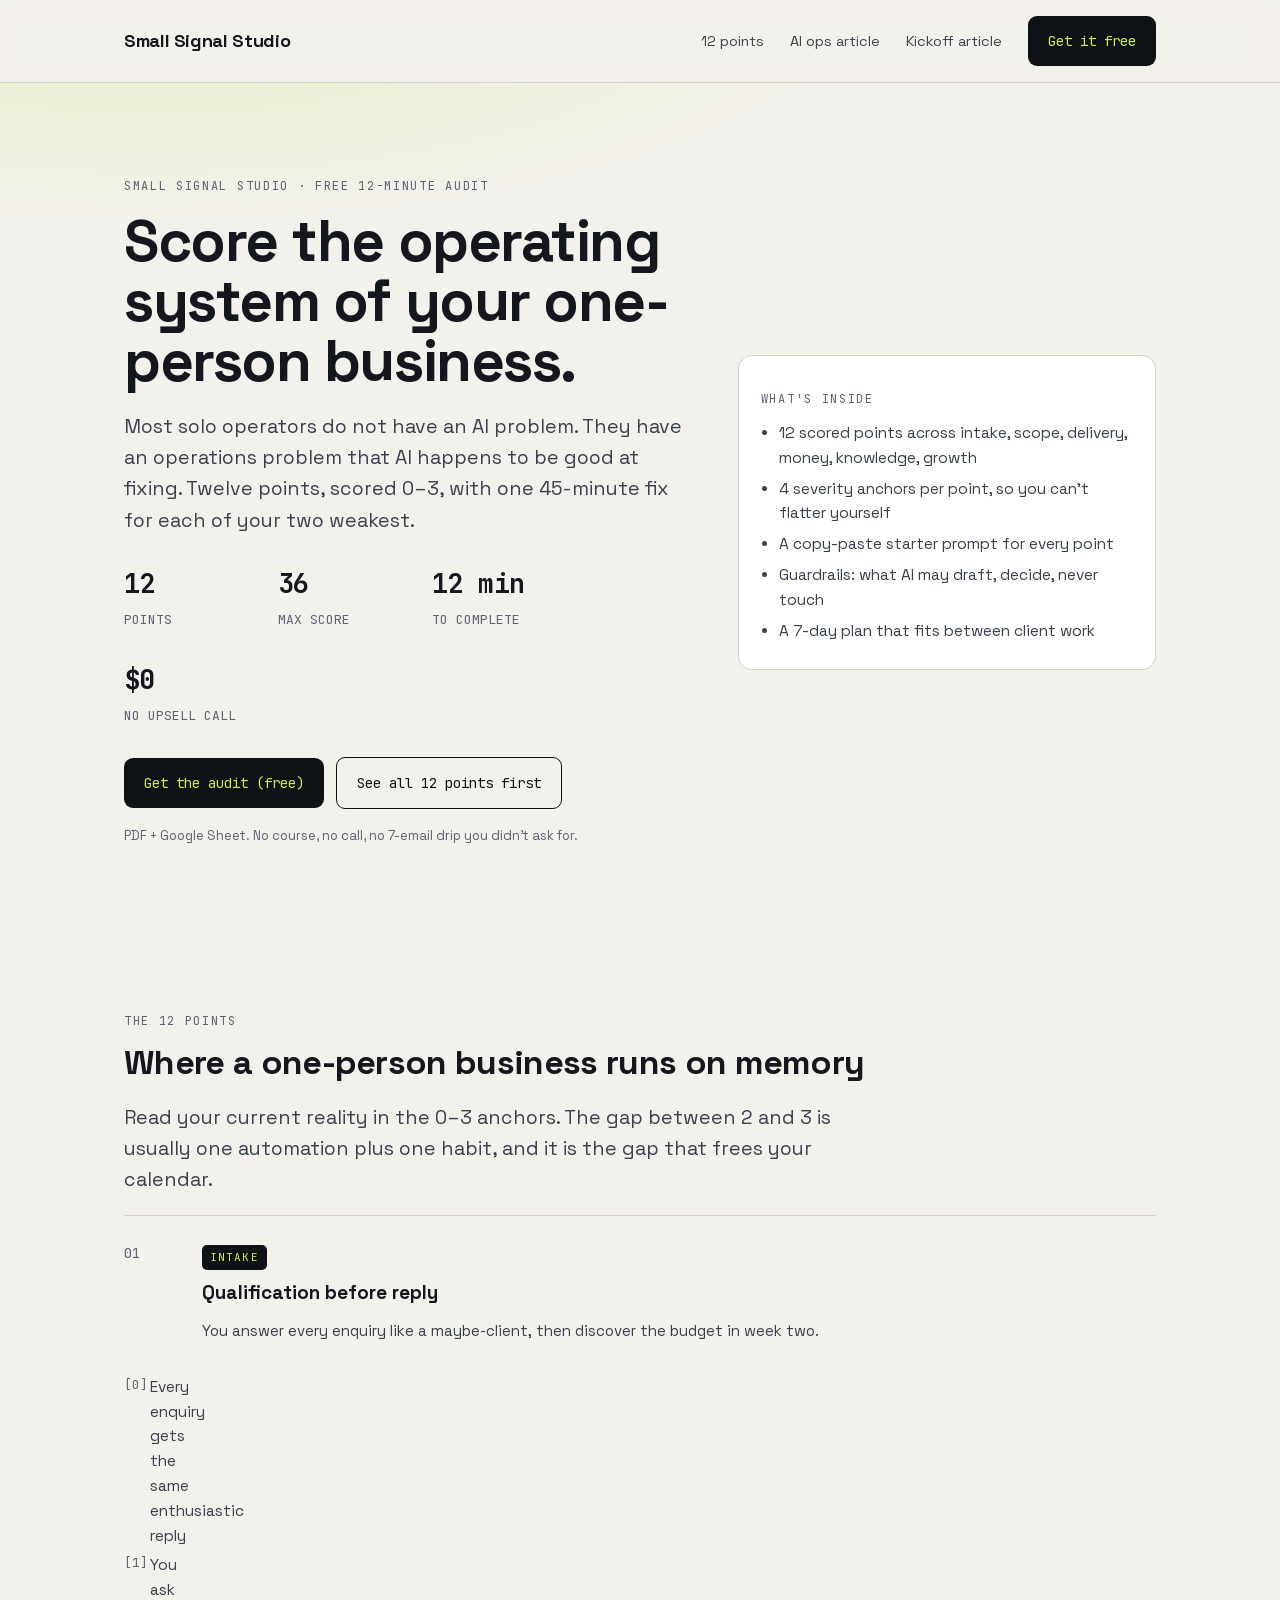
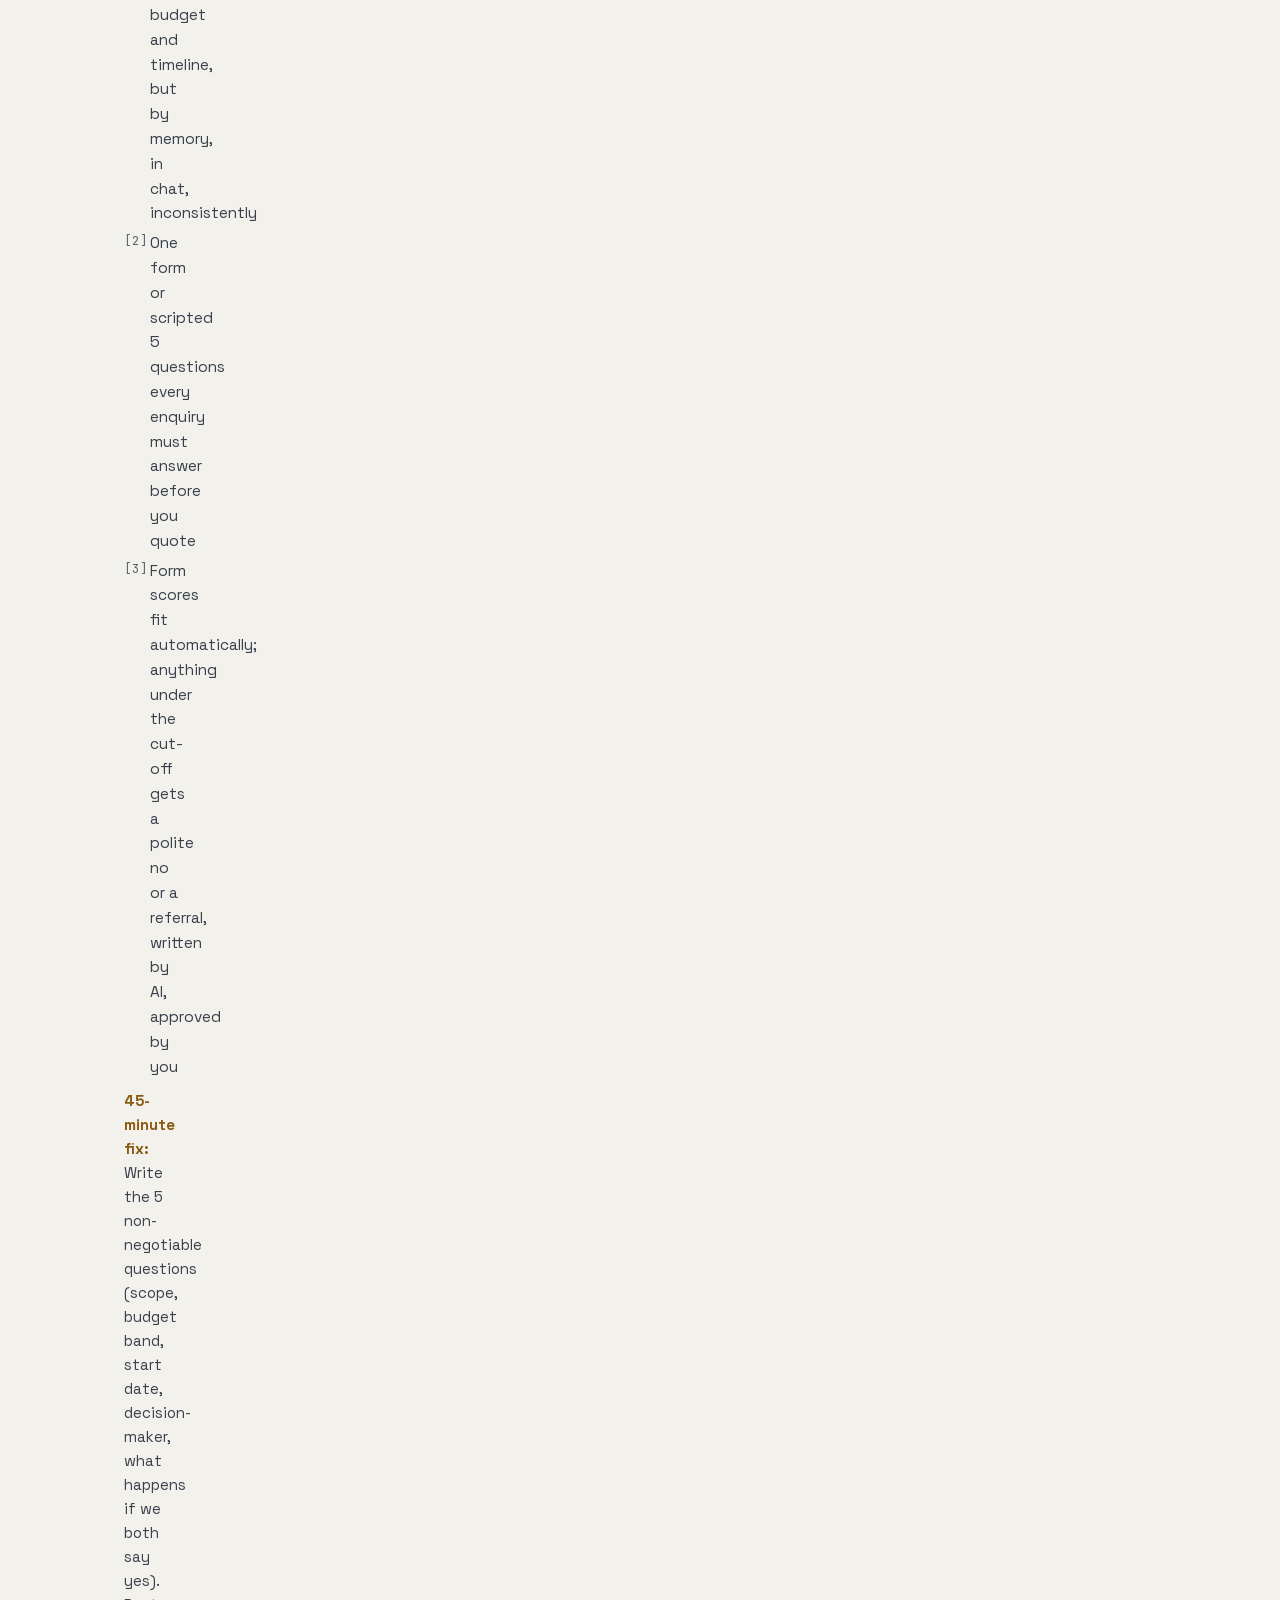
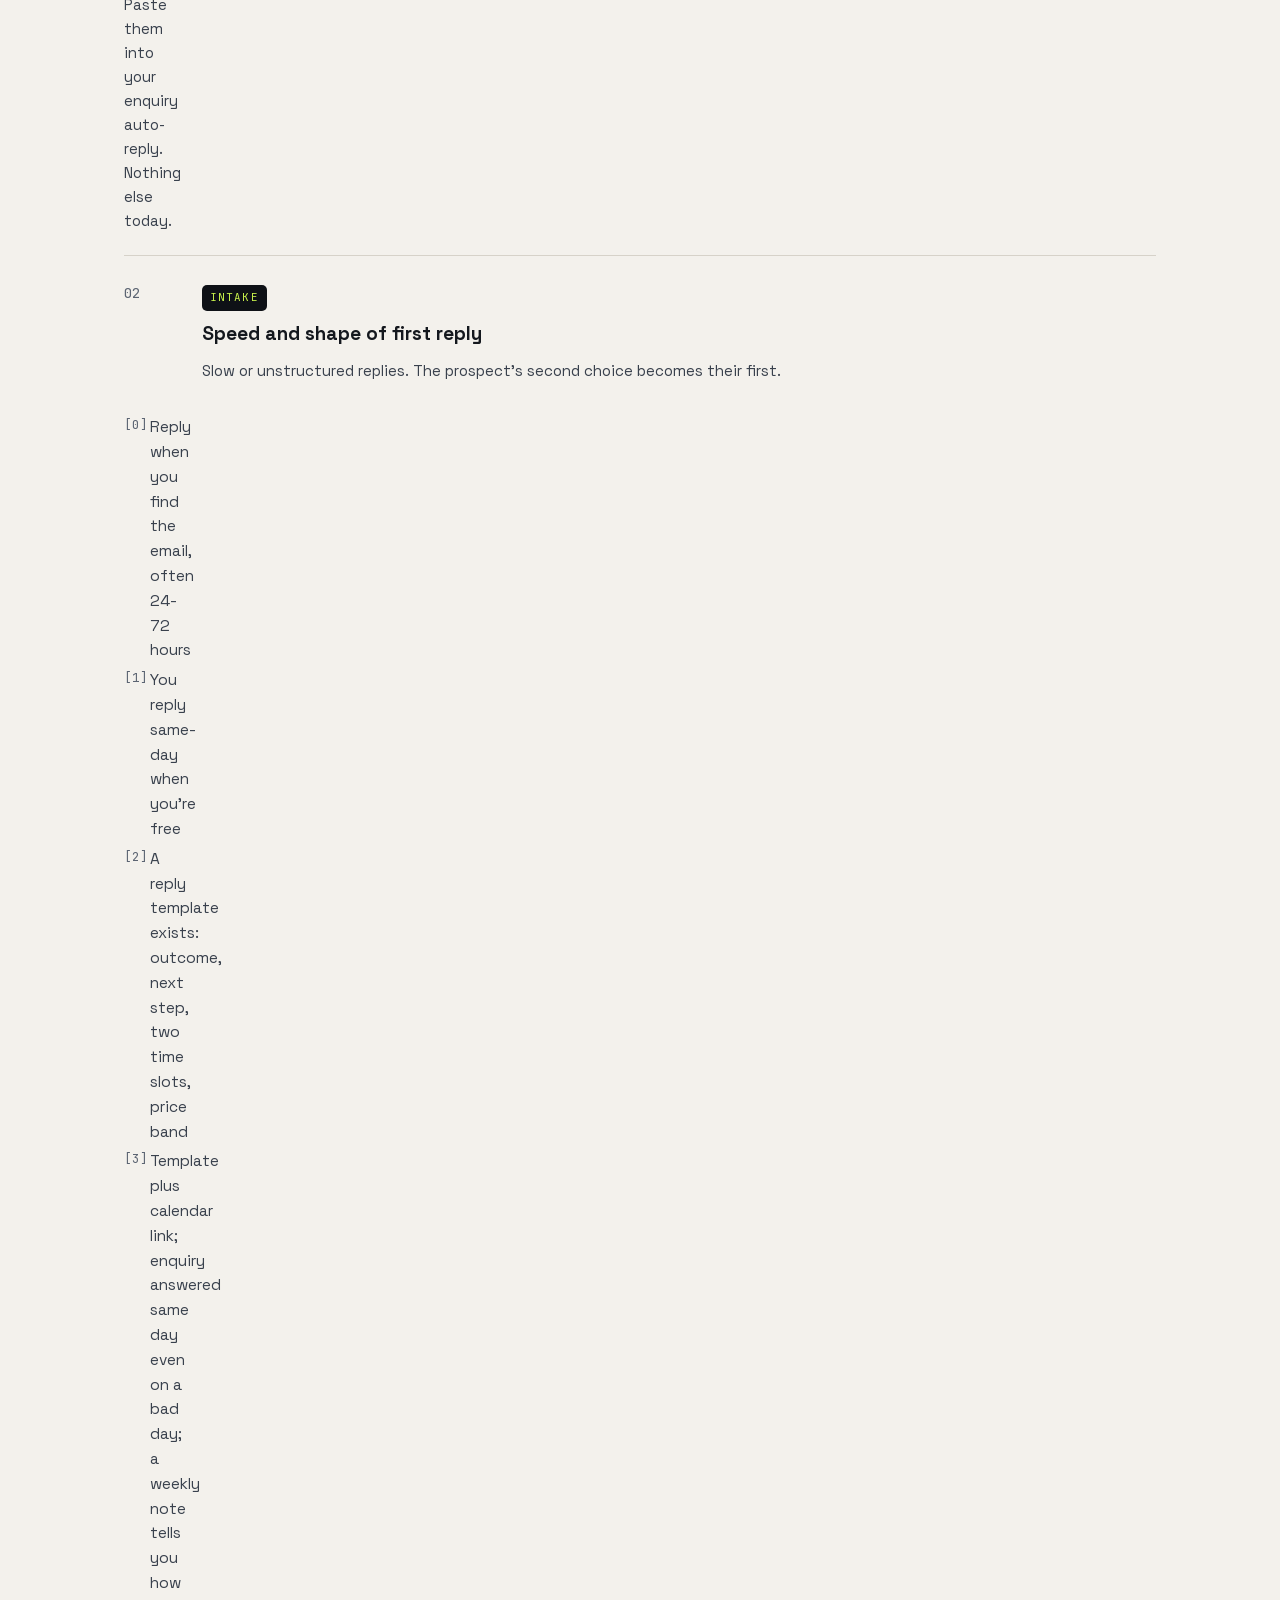
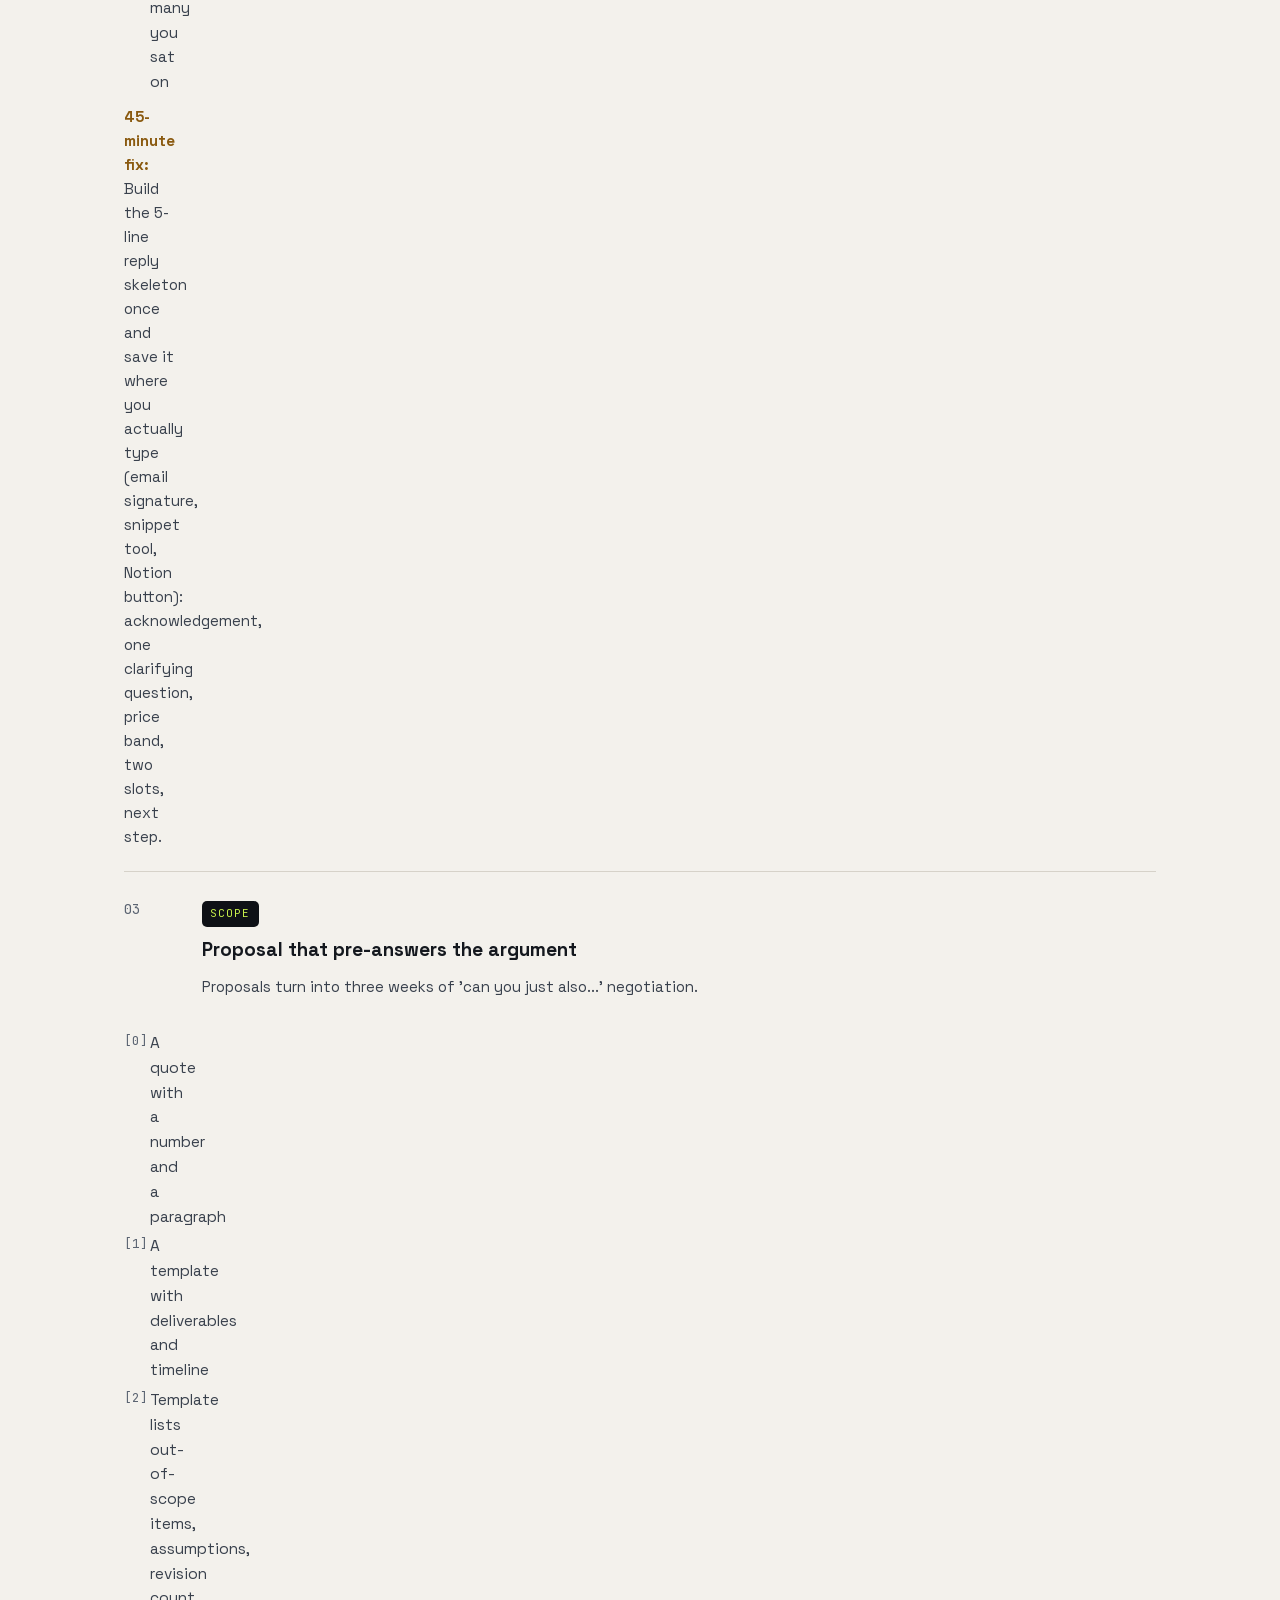
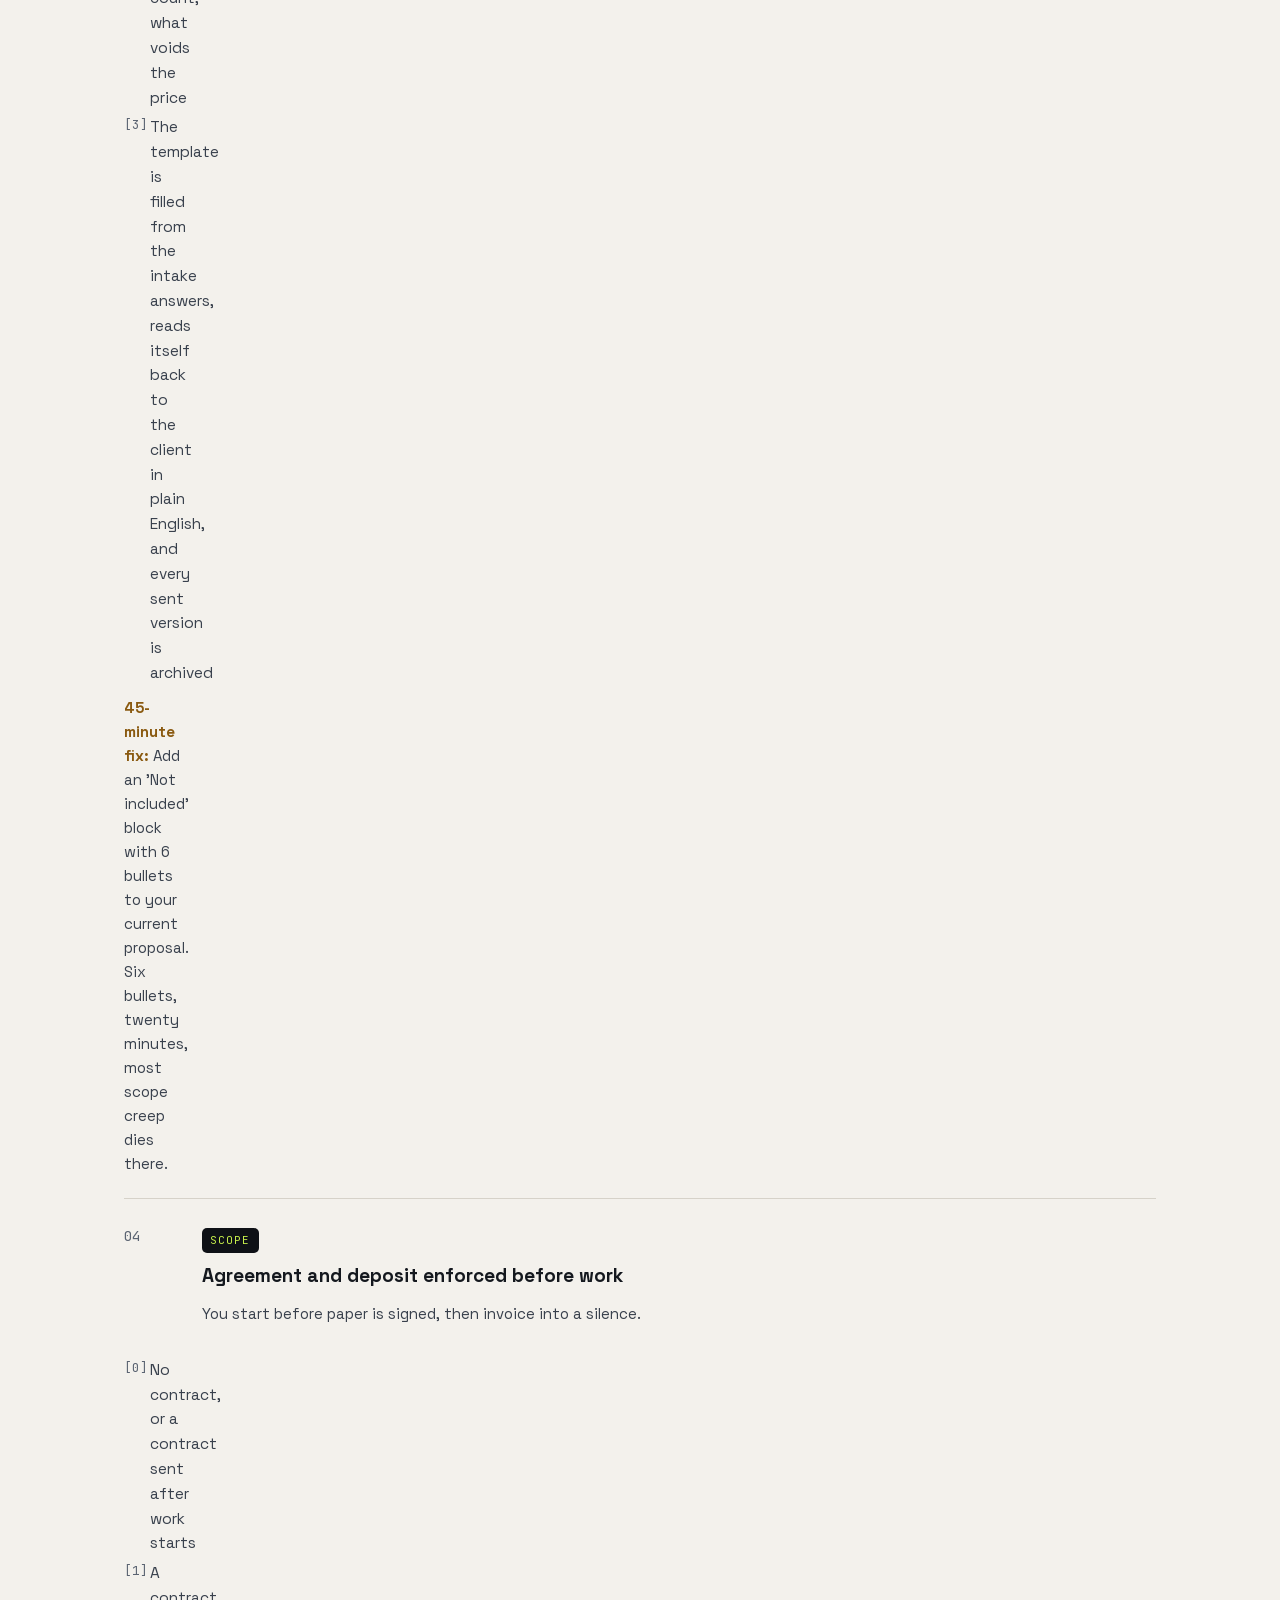
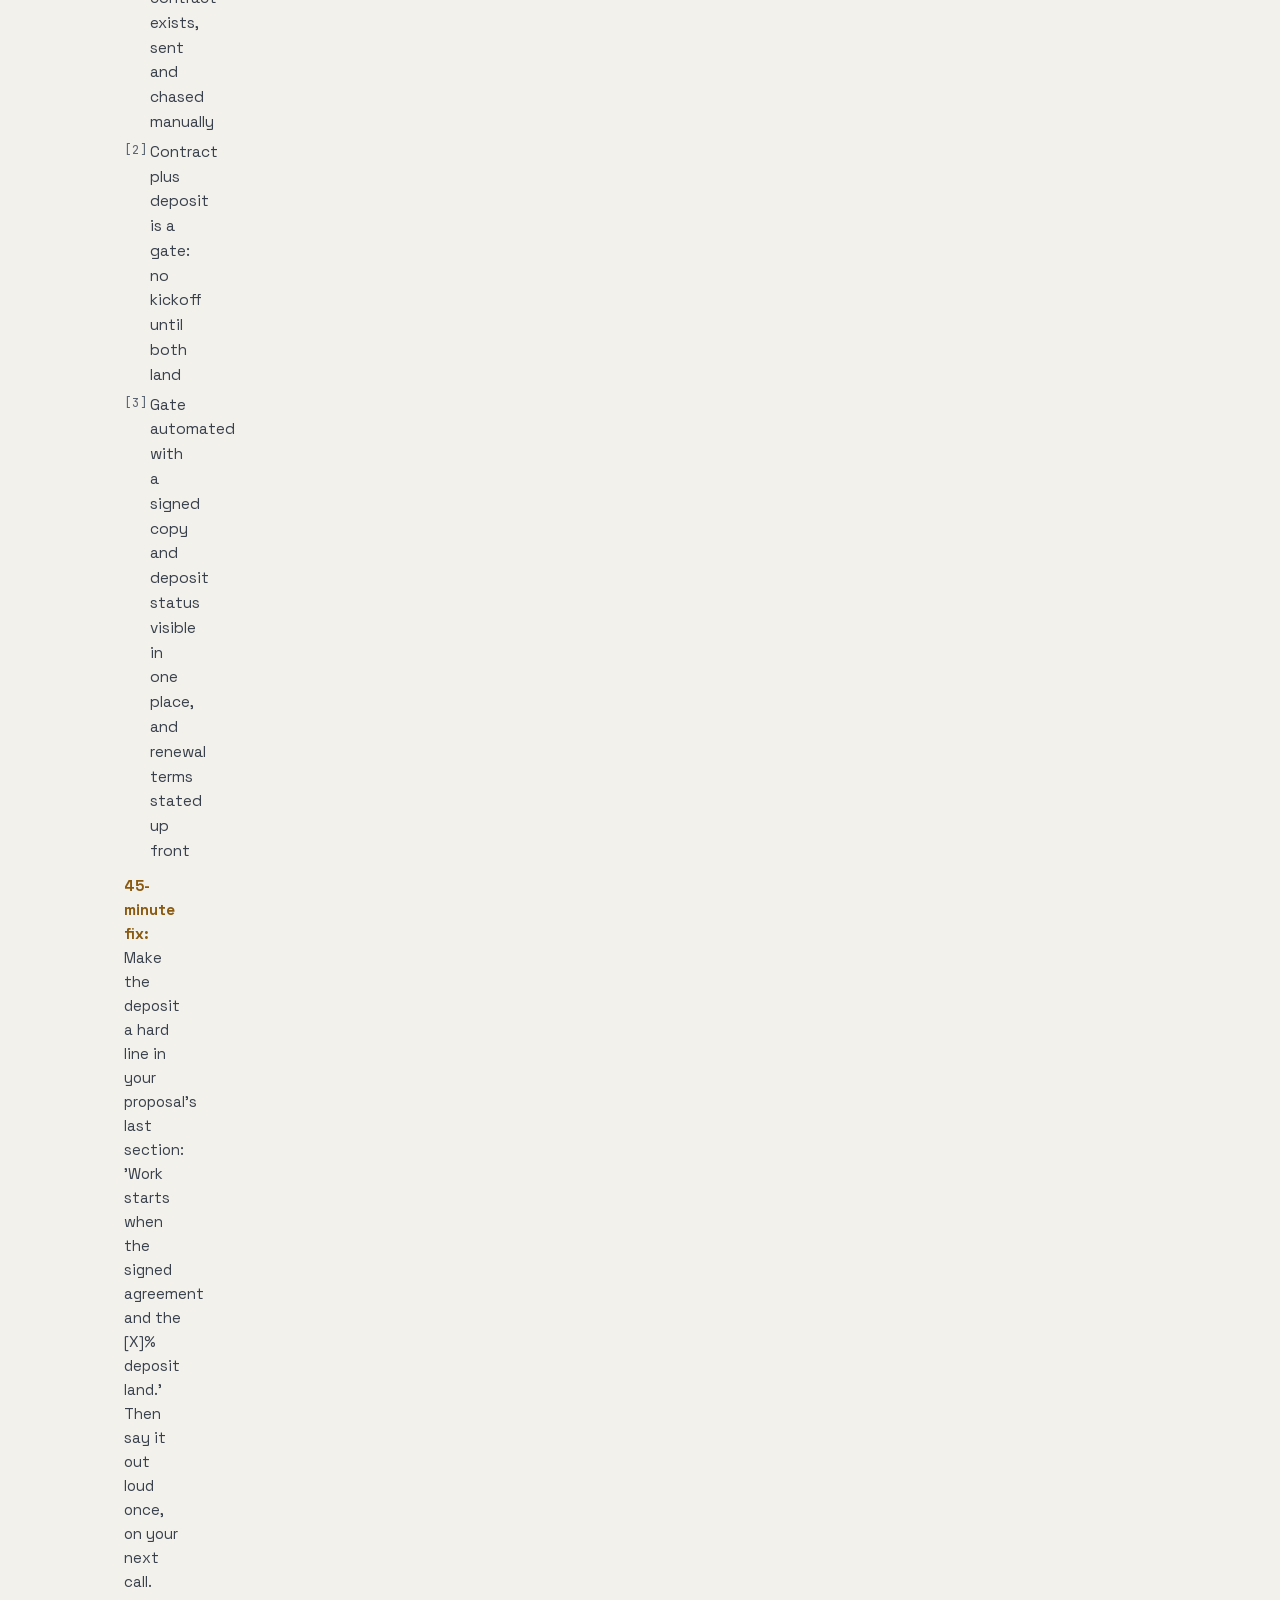
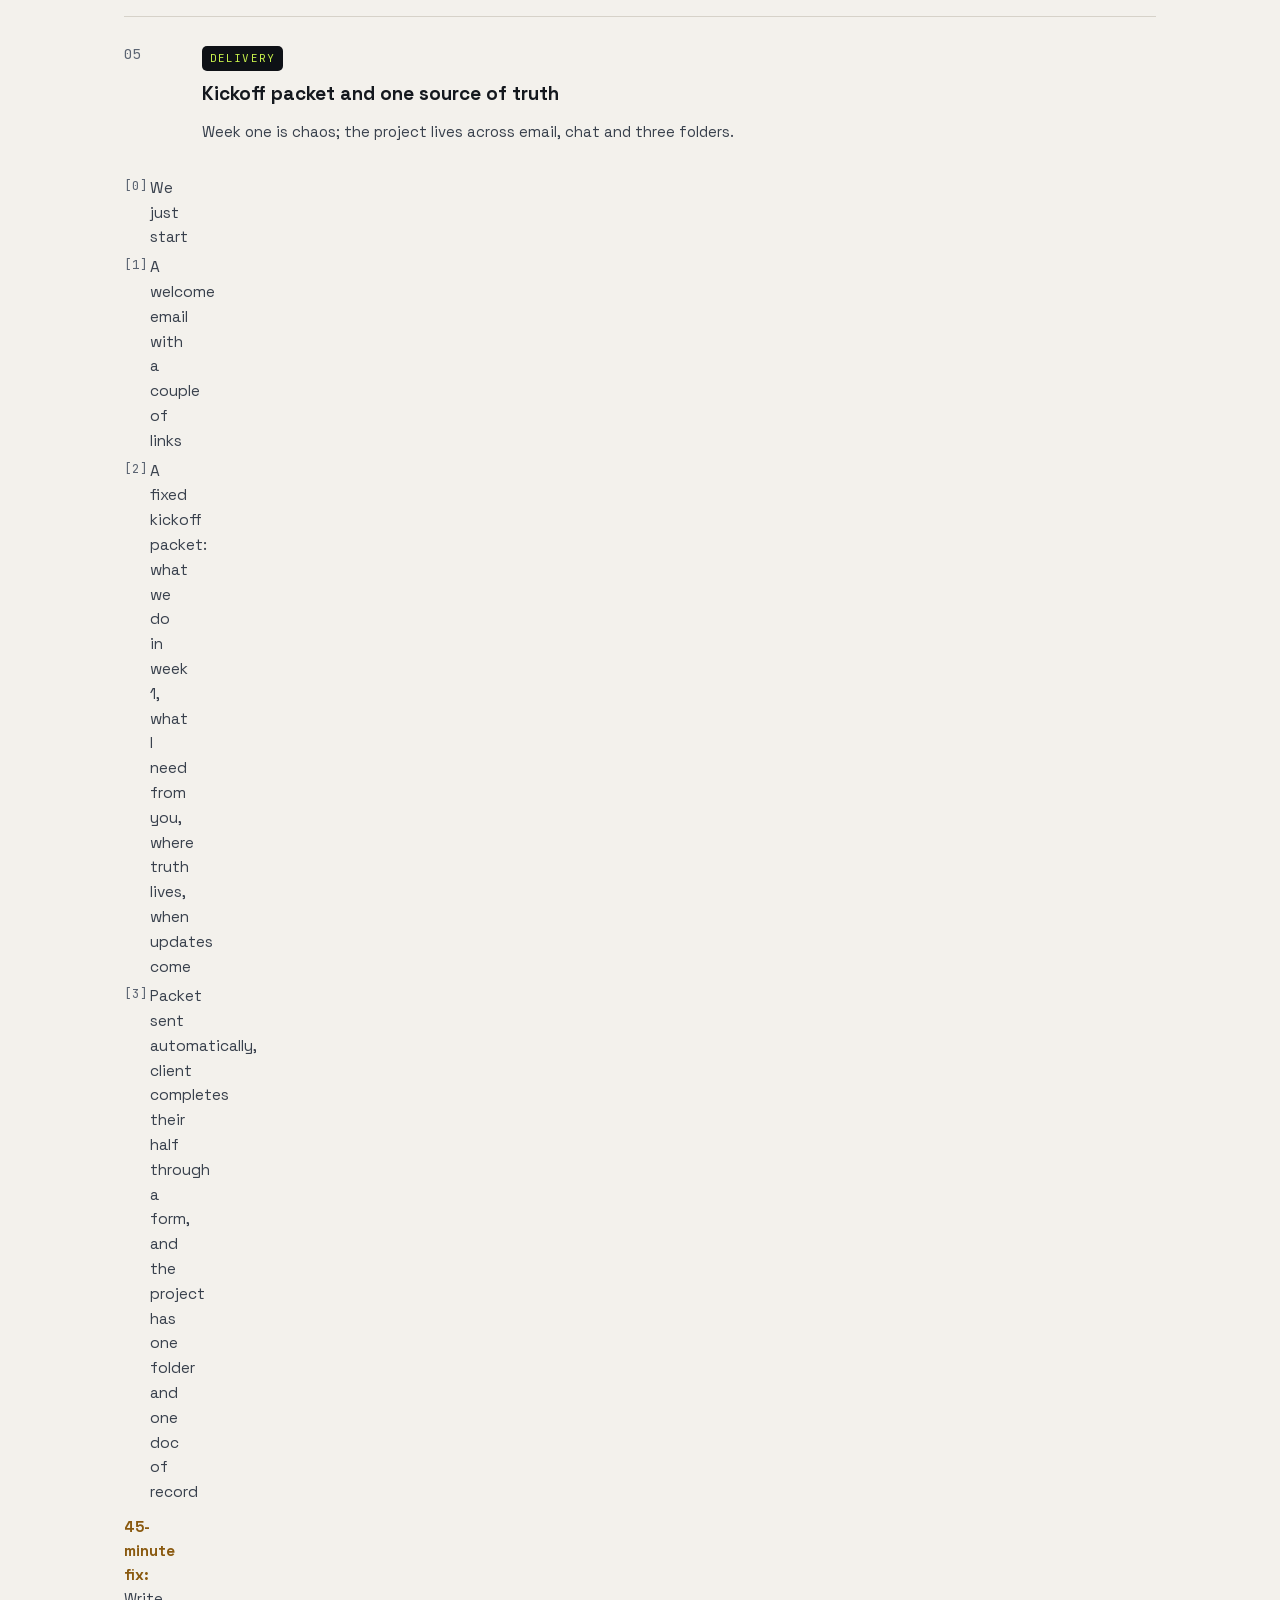
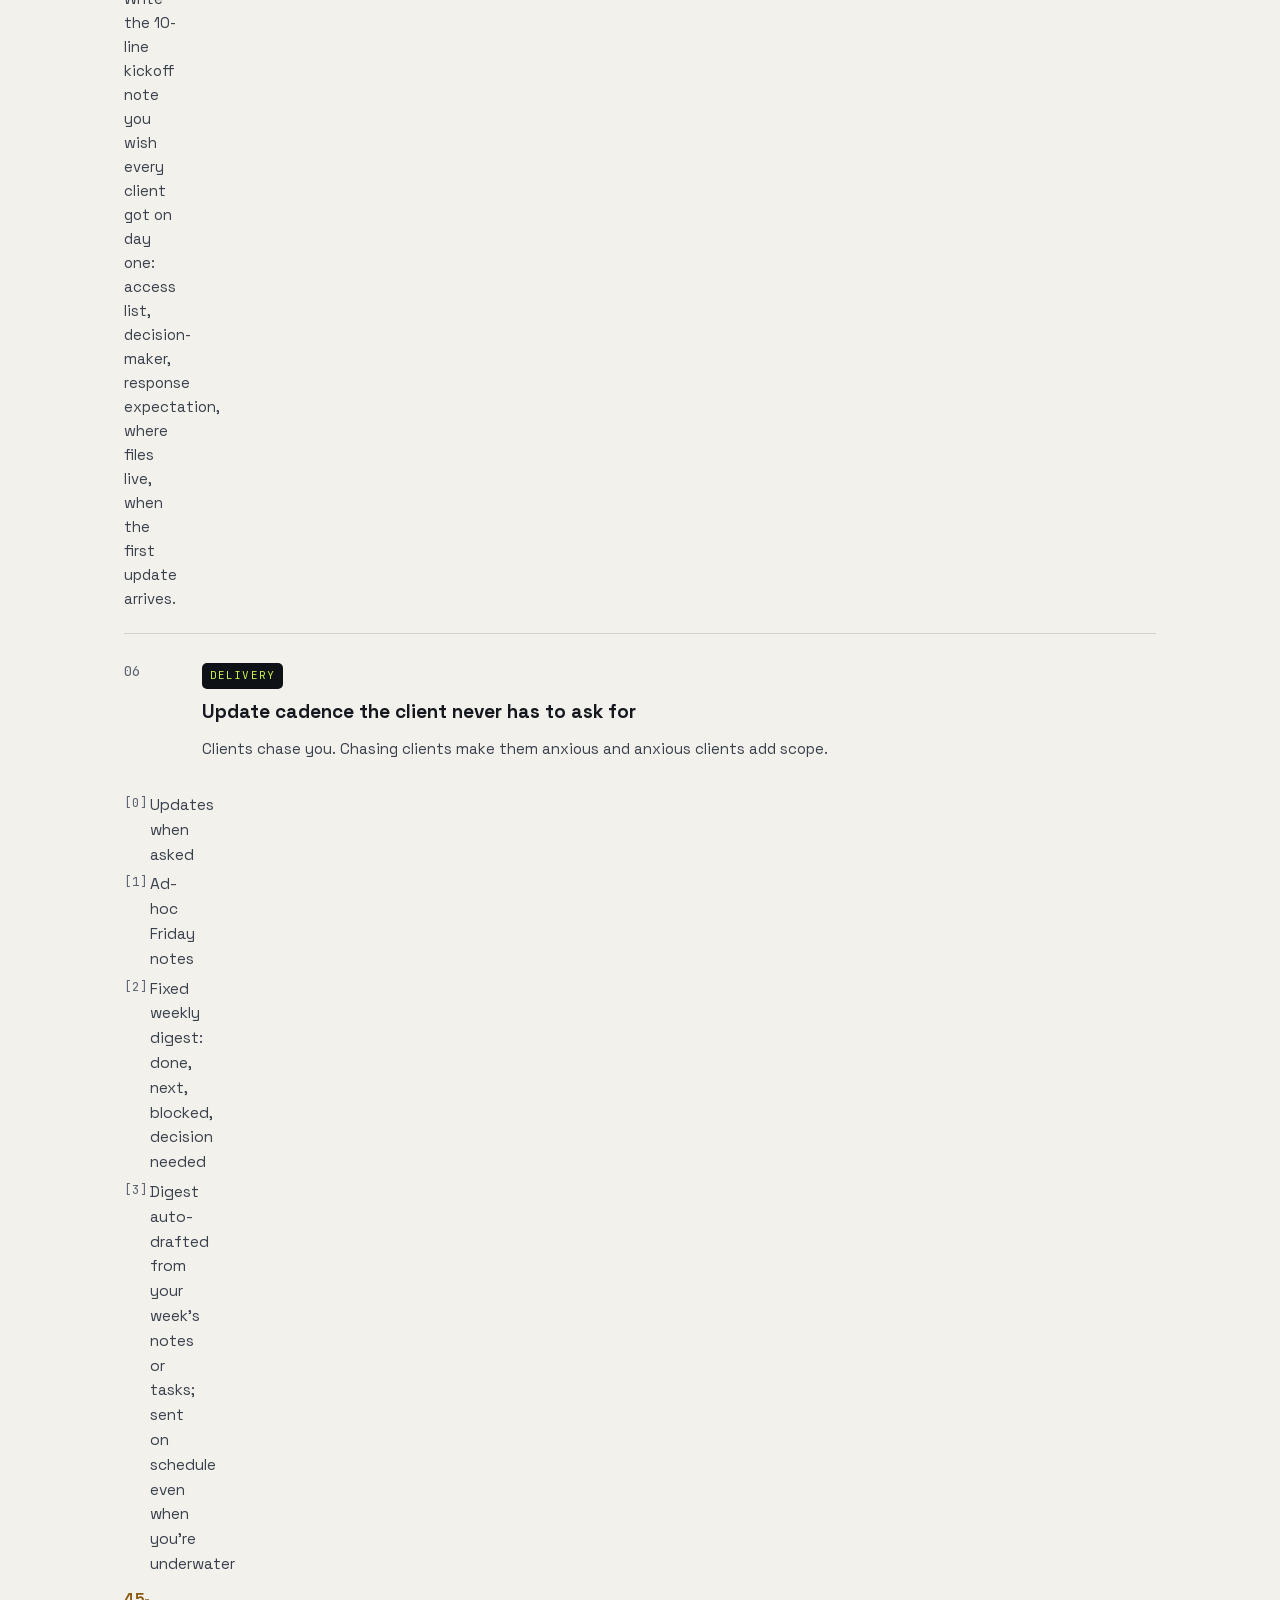
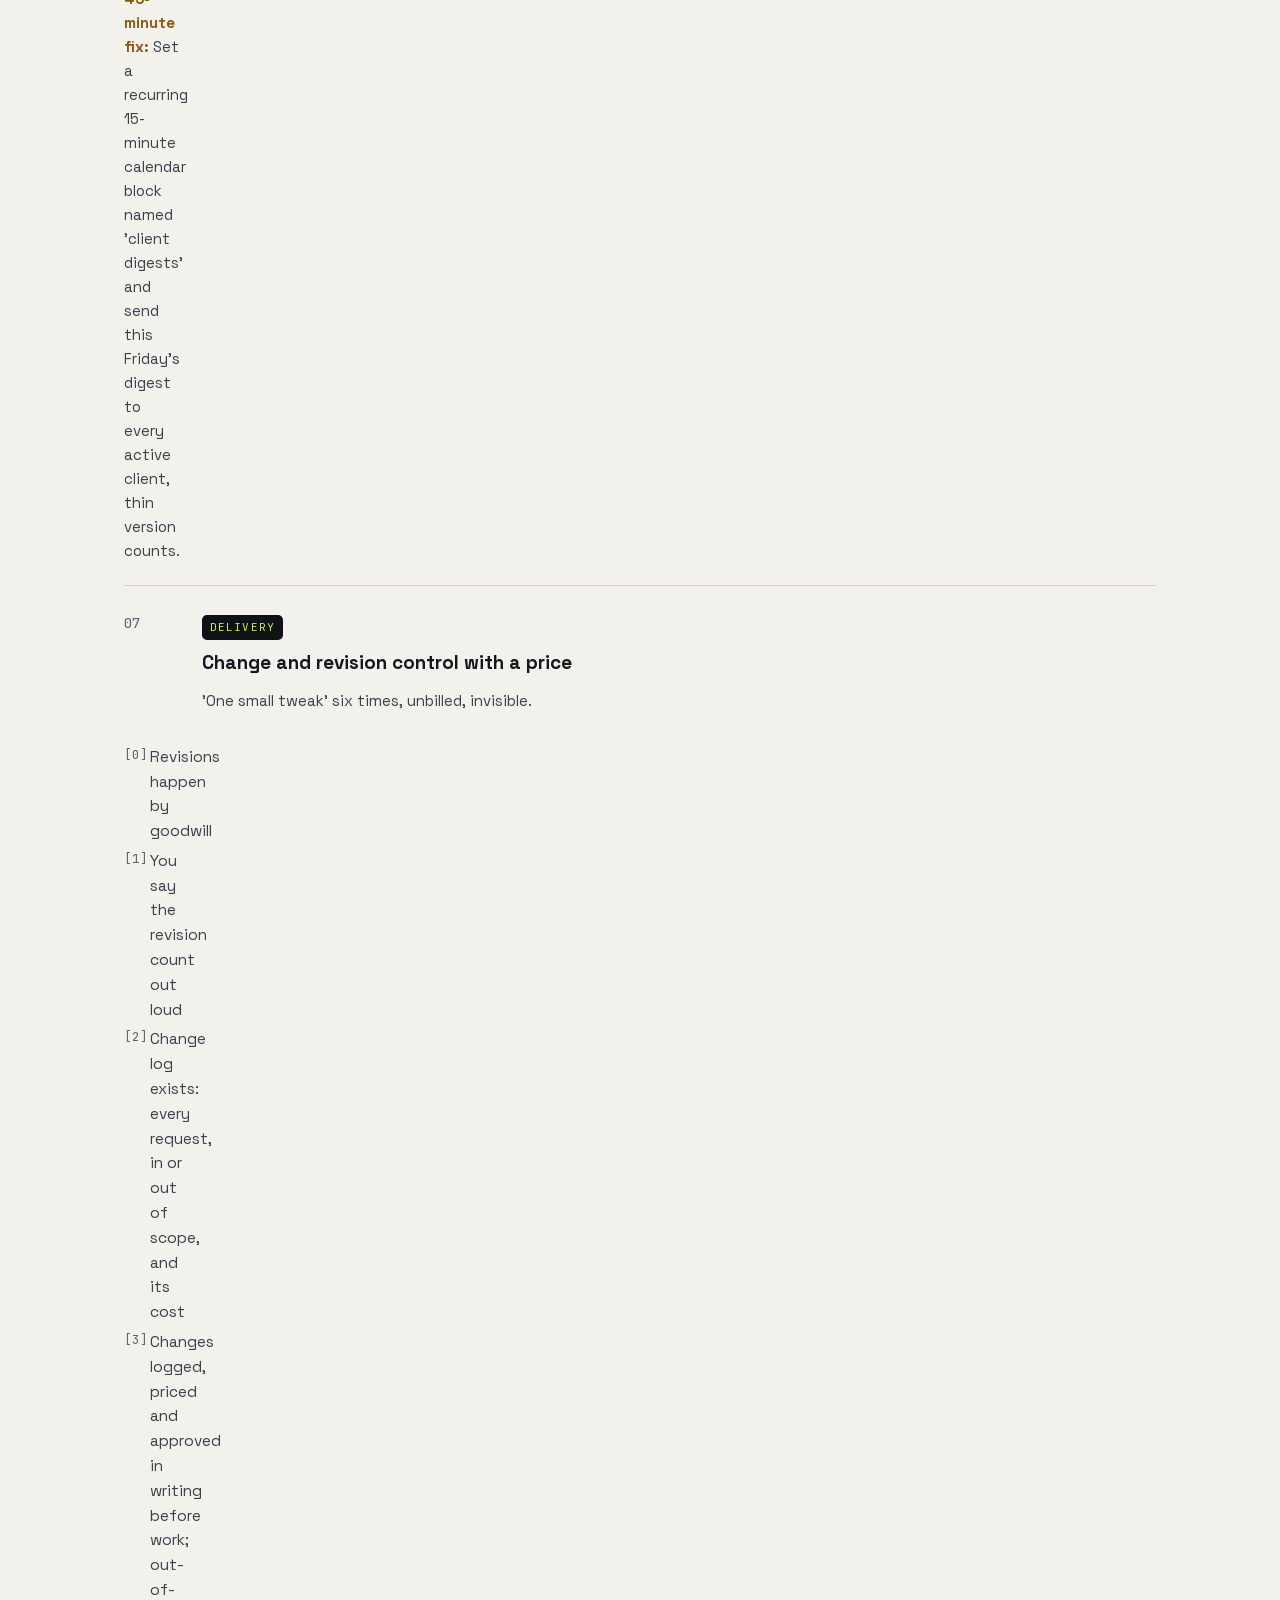
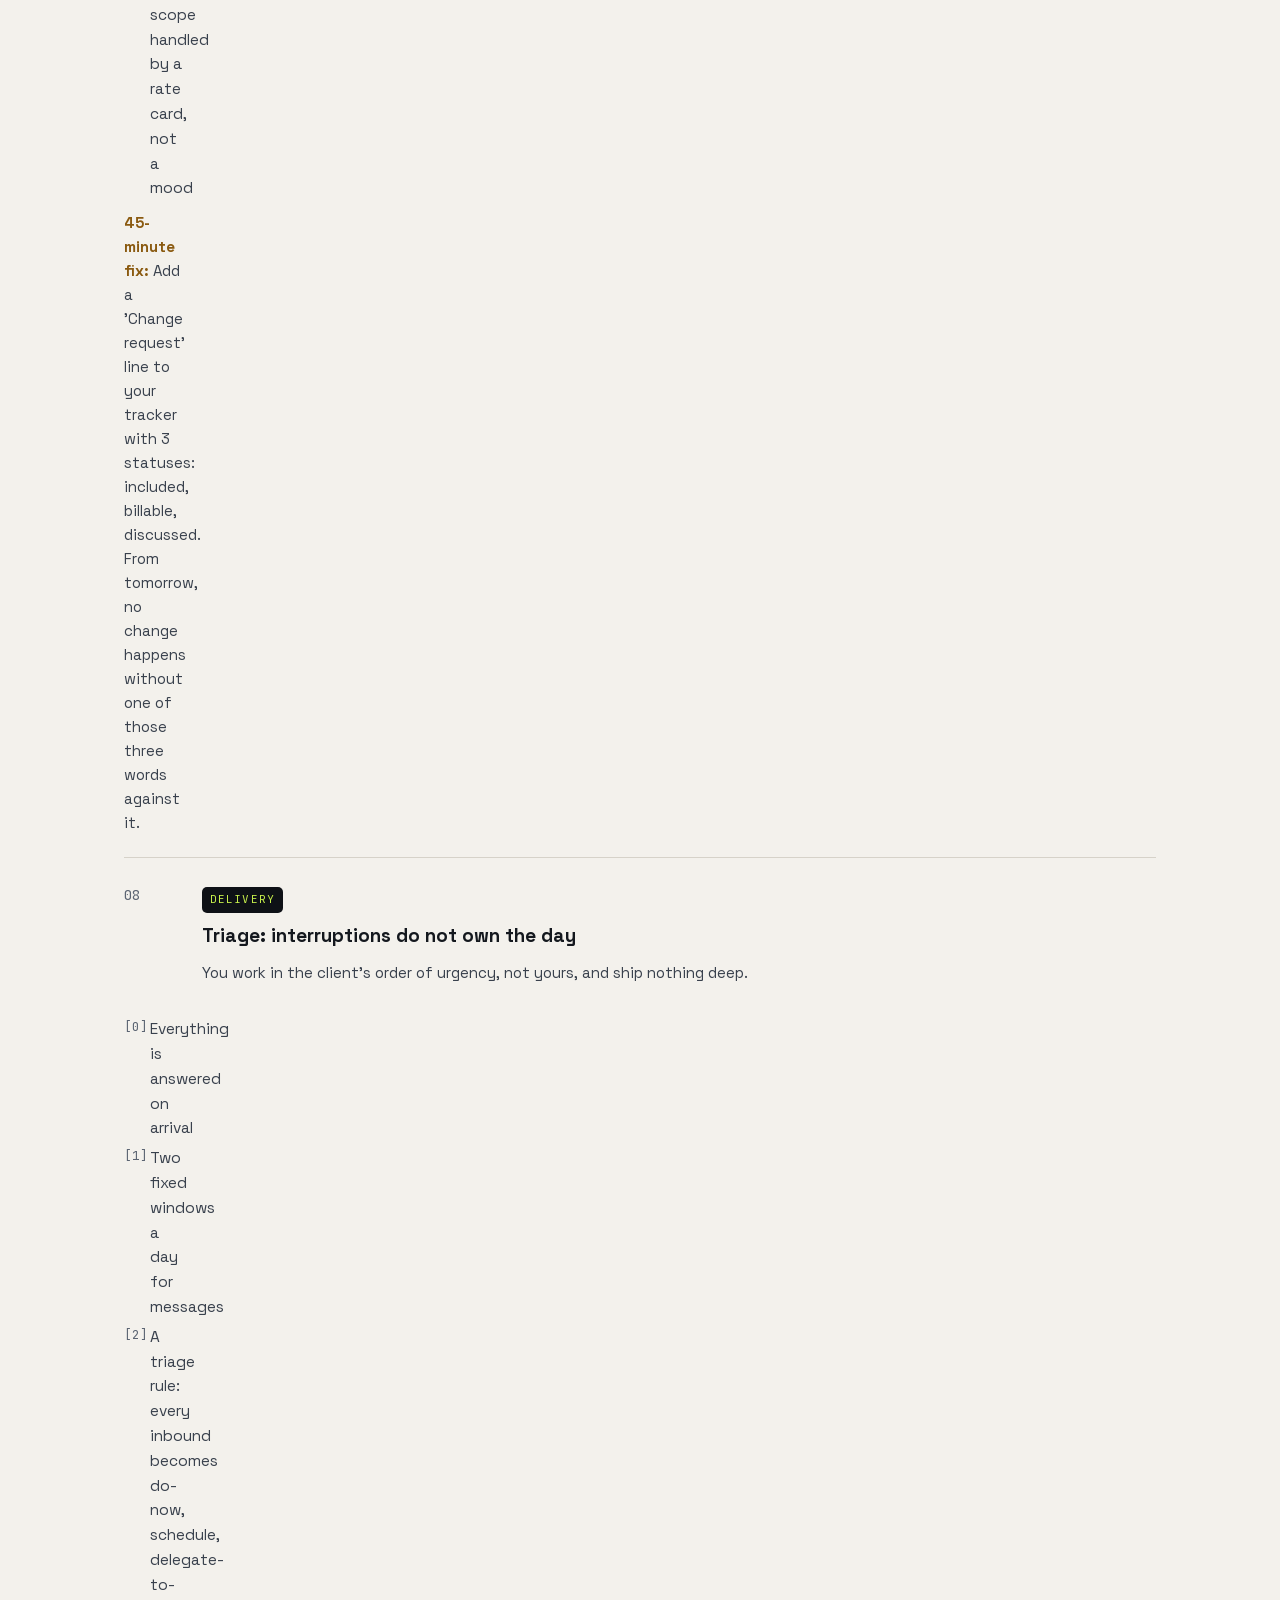
<file: index.html>
<!doctype html><html lang="en"><head><meta charset="utf-8">
<meta name="viewport" content="width=device-width,initial-scale=1">
<title>The 12-Point AI Ops Audit - Small Signal Studio</title><meta name="description" content="Most solo operators do not have an AI problem. They have an operations problem that AI happens to be good at fixing. This audit finds which of your 12">
<link rel="canonical" href="https://maskchanel14-source.github.io/small-signal-site/">
<link rel="icon" href="assets/img/favicon-64.png" type="image/png">
<meta property="og:type" content="website"><meta property="og:site_name" content="Small Signal Studio">
<meta property="og:title" content="The 12-Point AI Ops Audit - Small Signal Studio"><meta property="og:description" content="Most solo operators do not have an AI problem. They have an operations problem that AI happens to be good at fixing. This audit finds which of your 12">
<meta property="og:image" content="https://maskchanel14-source.github.io/small-signal-site/assets/img/hero-site.png">
<meta name="twitter:card" content="summary_large_image">
<link rel="stylesheet" href="styles.css"><script type="application/ld+json">{"@context":"https://schema.org","@type":"HowTo","name":"The 12-Point AI Ops Audit","description":"Score the operating system of your one-person business","totalTime":"PT12M","estimatedCost":{"@type":"MonetaryAmount","currency":"USD","value":"0"}}</script></head><body><header class="site"><div class="wrap row">
<a class="logo" href="./index.html">Small Signal Studio</a>
<nav><a href="./index.html#audit">12 points</a>
<a href="./articles/ai-operations-for-freelancers.html">AI ops article</a>
<a href="./articles/client-onboarding-for-freelancers.html">Kickoff article</a>
<a class="btn" href="./#get">Get it free</a></nav></nav></div></header>
<div class="hero"><div class="wrap hero-grid"><div>
<p class="kicker">Small Signal Studio &middot; free 12-minute audit</p>
<h1>Score the operating system of your one-person business.</h1>
<p class="lead">Most solo operators do not have an AI problem. They have an operations problem
that AI happens to be good at fixing. Twelve points, scored 0&ndash;3, with one 45-minute fix for
each of your two weakest.</p><div class="stats">
<div><b>12</b><span>POINTS</span></div><div><b>36</b><span>MAX SCORE</span></div>
<div><b>12 min</b><span>TO COMPLETE</span></div><div><b>$0</b><span>NO UPSELL CALL</span></div></div>
<p style="margin-top:28px"><a class="btn" href="#get">Get the audit (free)</a>
&nbsp;&nbsp;<a class="btn ghost" href="#audit">See all 12 points first</a></p>
<p class="small" style="margin-top:14px">PDF + Google Sheet. No course, no call, no 7-email drip
you didn't ask for.</p></div>
<div class="card"><p class="kicker">What's inside</p><ul>
<li>12 scored points across intake, scope, delivery, money, knowledge, growth</li>
<li>4 severity anchors per point, so you can't flatter yourself</li>
<li>A copy-paste starter prompt for every point</li>
<li>Guardrails: what AI may draft, decide, never touch</li>
<li>A 7-day plan that fits between client work</li></ul></div></div></div>

<section id="audit"><div class="wrap">
<p class="kicker">The 12 points</p><h2>Where a one-person business runs on memory</h2>
<p class="lead">Read your current reality in the 0&ndash;3 anchors. The gap between 2 and 3 is
usually one automation plus one habit, and it is the gap that frees your calendar.</p>
<ol class="points"><li><div><span class="pill">INTAKE</span><h3>Qualification before reply</h3>
<p class="note">You answer every enquiry like a maybe-client, then discover the budget in week two.</p></div>
<div><ul class="anchors"><li data-s="[0]">Every enquiry gets the same enthusiastic reply</li><li data-s="[1]">You ask budget and timeline, but by memory, in chat, inconsistently</li><li data-s="[2]">One form or scripted 5 questions every enquiry must answer before you quote</li><li data-s="[3]">Form scores fit automatically; anything under the cut-off gets a polite no or a referral, written by AI, approved by you</li></ul>
<p class="note"><b>45-minute fix:</b> Write the 5 non-negotiable questions (scope, budget band, start date, decision-maker, what happens if we both say yes). Paste them into your enquiry auto-reply. Nothing else today.</p></div></li><li><div><span class="pill">INTAKE</span><h3>Speed and shape of first reply</h3>
<p class="note">Slow or unstructured replies. The prospect's second choice becomes their first.</p></div>
<div><ul class="anchors"><li data-s="[0]">Reply when you find the email, often 24-72 hours</li><li data-s="[1]">You reply same-day when you're free</li><li data-s="[2]">A reply template exists: outcome, next step, two time slots, price band</li><li data-s="[3]">Template plus calendar link; enquiry answered same day even on a bad day; a weekly note tells you how many you sat on</li></ul>
<p class="note"><b>45-minute fix:</b> Build the 5-line reply skeleton once and save it where you actually type (email signature, snippet tool, Notion button): acknowledgement, one clarifying question, price band, two slots, next step.</p></div></li><li><div><span class="pill">SCOPE</span><h3>Proposal that pre-answers the argument</h3>
<p class="note">Proposals turn into three weeks of 'can you just also...' negotiation.</p></div>
<div><ul class="anchors"><li data-s="[0]">A quote with a number and a paragraph</li><li data-s="[1]">A template with deliverables and timeline</li><li data-s="[2]">Template lists out-of-scope items, assumptions, revision count, what voids the price</li><li data-s="[3]">The template is filled from the intake answers, reads itself back to the client in plain English, and every sent version is archived</li></ul>
<p class="note"><b>45-minute fix:</b> Add an 'Not included' block with 6 bullets to your current proposal. Six bullets, twenty minutes, most scope creep dies there.</p></div></li><li><div><span class="pill">SCOPE</span><h3>Agreement and deposit enforced before work</h3>
<p class="note">You start before paper is signed, then invoice into a silence.</p></div>
<div><ul class="anchors"><li data-s="[0]">No contract, or a contract sent after work starts</li><li data-s="[1]">A contract exists, sent and chased manually</li><li data-s="[2]">Contract plus deposit is a gate: no kickoff until both land</li><li data-s="[3]">Gate automated with a signed copy and deposit status visible in one place, and renewal terms stated up front</li></ul>
<p class="note"><b>45-minute fix:</b> Make the deposit a hard line in your proposal's last section: 'Work starts when the signed agreement and the [X]% deposit land.' Then say it out loud once, on your next call.</p></div></li><li><div><span class="pill">DELIVERY</span><h3>Kickoff packet and one source of truth</h3>
<p class="note">Week one is chaos; the project lives across email, chat and three folders.</p></div>
<div><ul class="anchors"><li data-s="[0]">We just start</li><li data-s="[1]">A welcome email with a couple of links</li><li data-s="[2]">A fixed kickoff packet: what we do in week 1, what I need from you, where truth lives, when updates come</li><li data-s="[3]">Packet sent automatically, client completes their half through a form, and the project has one folder and one doc of record</li></ul>
<p class="note"><b>45-minute fix:</b> Write the 10-line kickoff note you wish every client got on day one: access list, decision-maker, response expectation, where files live, when the first update arrives.</p></div></li><li><div><span class="pill">DELIVERY</span><h3>Update cadence the client never has to ask for</h3>
<p class="note">Clients chase you. Chasing clients make them anxious and anxious clients add scope.</p></div>
<div><ul class="anchors"><li data-s="[0]">Updates when asked</li><li data-s="[1]">Ad-hoc Friday notes</li><li data-s="[2]">Fixed weekly digest: done, next, blocked, decision needed</li><li data-s="[3]">Digest auto-drafted from your week's notes or tasks; sent on schedule even when you're underwater</li></ul>
<p class="note"><b>45-minute fix:</b> Set a recurring 15-minute calendar block named 'client digests' and send this Friday's digest to every active client, thin version counts.</p></div></li><li><div><span class="pill">DELIVERY</span><h3>Change and revision control with a price</h3>
<p class="note">'One small tweak' six times, unbilled, invisible.</p></div>
<div><ul class="anchors"><li data-s="[0]">Revisions happen by goodwill</li><li data-s="[1]">You say the revision count out loud</li><li data-s="[2]">Change log exists: every request, in or out of scope, and its cost</li><li data-s="[3]">Changes logged, priced and approved in writing before work; out-of-scope handled by a rate card, not a mood</li></ul>
<p class="note"><b>45-minute fix:</b> Add a 'Change request' line to your tracker with 3 statuses: included, billable, discussed. From tomorrow, no change happens without one of those three words against it.</p></div></li><li><div><span class="pill">DELIVERY</span><h3>Triage: interruptions do not own the day</h3>
<p class="note">You work in the client's order of urgency, not yours, and ship nothing deep.</p></div>
<div><ul class="anchors"><li data-s="[0]">Everything is answered on arrival</li><li data-s="[1]">Two fixed windows a day for messages</li><li data-s="[2]">A triage rule: every inbound becomes do-now, schedule, delegate-to-AI, or archive</li><li data-s="[3]">Inbox is a queue with an owner (the system, not you), AI drafts the routine 70%, you approve in one pass</li></ul>
<p class="note"><b>45-minute fix:</b> Define the three labels you'll use for any inbound today (Now / Scheduled / Waiting-on-client) and apply them for one day. That is the whole quick win.</p></div></li><li><div><span class="pill">MONEY</span><h3>Invoice, receipt and the 3-touch chase</h3>
<p class="note">You invoice when you remember and chase when it's already awkward.</p></div>
<div><ul class="anchors"><li data-s="[0]">Invoices from a docs template, sent whenever</li><li data-s="[1]">Numbered, dated, sent on completion</li><li data-s="[2]">Trigger-based: milestone or Friday, with terms and payment link in the body</li><li data-s="[3]">Auto-scheduled with a 3-touch sequence at day 1, 7, 14, escalation rule and a late-fee line that actually exists</li></ul>
<p class="note"><b>45-minute fix:</b> Write the three chase emails now and save them as snippets: day 1 gentle ('sending this back to the top'), day 7 direct ('payment is 7 days late, here's what happens next'), day 14 formal ('work pauses on [date] until settled').</p></div></li><li><div><span class="pill">MONEY</span><h3>Cash and margin visibility (not revenue)</h3>
<p class="note">Revenue looks fine, the account is tight, and no project has a real margin number.</p></div>
<div><ul class="anchors"><li data-s="[0]">No view beyond the bank balance</li><li data-s="[1]">A monthly income figure</li><li data-s="[2]">A 13-week cash view plus hours-per-project so you can see margin</li><li data-s="[3]">Both maintained weekly, plus a per-client profitability habit that changes what you quote next</li></ul>
<p class="note"><b>45-minute fix:</b> Open a sheet. One row per active project: quoted, deposit in, hours spent, hourly floor. The hour column is the one people skip and the one that fixes pricing.</p></div></li><li><div><span class="pill">KNOWLEDGE</span><h3>A place that remembers so you don't have to</h3>
<p class="note">You solve the same problem four times a year and re-solve it from scratch each time.</p></div>
<div><ul class="anchors"><li data-s="[0]">It's in my head</li><li data-s="[1]">Notes exist, scattered</li><li data-s="[2]">One searchable store: decisions made, snippets, boilerplates, lessons</li><li data-s="[3]">New decisions land there automatically at end of week, and AI is allowed to read it as context before it drafts anything for you</li></ul>
<p class="note"><b>45-minute fix:</b> Create one file per client called 'decisions'. Start it now with the three decisions from this month and one line each: what, why, date.</p></div></li><li><div><span class="pill">GROWTH</span><h3>Offboarding that harvests the proof</h3>
<p class="note">Projects end with a handshake. No testimonial, no case study, no referral ask.</p></div>
<div><ul class="anchors"><li data-s="[0]">Nothing happens at the end</li><li data-s="[1]">You ask for a review sometimes</li><li data-s="[2]">A fixed offboarding message: outcome recap, testimonial ask with a 3-question prompt, referral line</li><li data-s="[3]">Every closed project produces a case study paragraph and a dated testimonial, filed next to the project</li></ul>
<p class="note"><b>45-minute fix:</b> Draft the one message you'll send at every project end: recap of their outcome in numbers, three questions that make a testimonial easy to write, and a permission line to publish it.</p></div></li></ol></div></section>

<section><div class="wrap"><p class="kicker">Interpretation</p>
<h2>What your score means</h2>
<table class="bands"><tr><th>Score</th><th>Read</th><th>What it means</th></tr><tr><td class='mono'>0-9</td><td><b>You are the system</b></td><td>Everything routes through your memory and your mood. One bad week and revenue stalls. Fix points 1, 9 and 4 before buying anything else.</td></tr><tr><td class='mono'>10-18</td><td><b>Fragile</b></td><td>You have documents, but no triggers. Work happens when you remember. Fix points 6, 7 and 12.</td></tr><tr><td class='mono'>19-27</td><td><b>Systemised</b></td><td>Jobs repeat predictably and AI does first drafts. Your bottleneck is review, not production. Fix points 8, 10 and 11.</td></tr><tr><td class='mono'>28-36</td><td><b>Runs like a team of five</b></td><td>You approve, the system executes. Your next gain is capacity pricing, not more automation.</td></tr></table>
<p class="note" style="margin-top:18px">The bands diagnose your calendar, not your ability. A 6 is a
to-do list in the right order.</p></div></section>

<section><div class="wrap"><p class="kicker">Before you automate anything</p>
<h2>Guardrails</h2><ul class="anchors" style="font-size:16.5px"><li><b>AI may draft:</b> Client comms first drafts, change classification, research briefs, meeting summaries, invoice chase wording, my own weekly review</li><li><b>AI may decide:</b> Nothing about money, dates, scope or who becomes a client</li><li><b>AI must never touch:</b> Bank logins, contracts without your read, health or legal conclusions, client credentials, anything you haven't verified against your own record</li><li><b>Before every launch:</b> Read the AI output once out loud. If you would not sign it, do not send it.</li></ul></div></section>

<section id="get"><div class="wrap"><div class="cta-band">
<div><p class="kicker" style="color:#c9d1d9">Free download</p>
<h2>Take the 12-point audit</h2>
<p class="lead" style="color:#c9d1d9">PDF plus a Google Sheet that scores and bands it for you.
When the full <i>AI Operations Kit</i> ships, people on this list get it first and keep the free
file set that ships with it.</p></div>
<div><a class="btn" href="https://smallsignalstudio.gumroad.com/l/the-12-point-ai-ops-audit">Get the audit</a>
<p class="small" style="color:#9aa3ae;margin-top:12px">Delivered instantly by Gumroad, no charge.
Unsubscribe in one click.</p></div></div></div></section>
<footer><div class="wrap mono">Small Signal Studio &middot; 2026 &middot;
 Templates and prompts are provided for your own business use. Not legal, tax or financial advice.
<br>Products are sold on Gumroad; Gumroad handles sales tax and VAT as merchant of record.</div></footer>
</body></html>
</file>
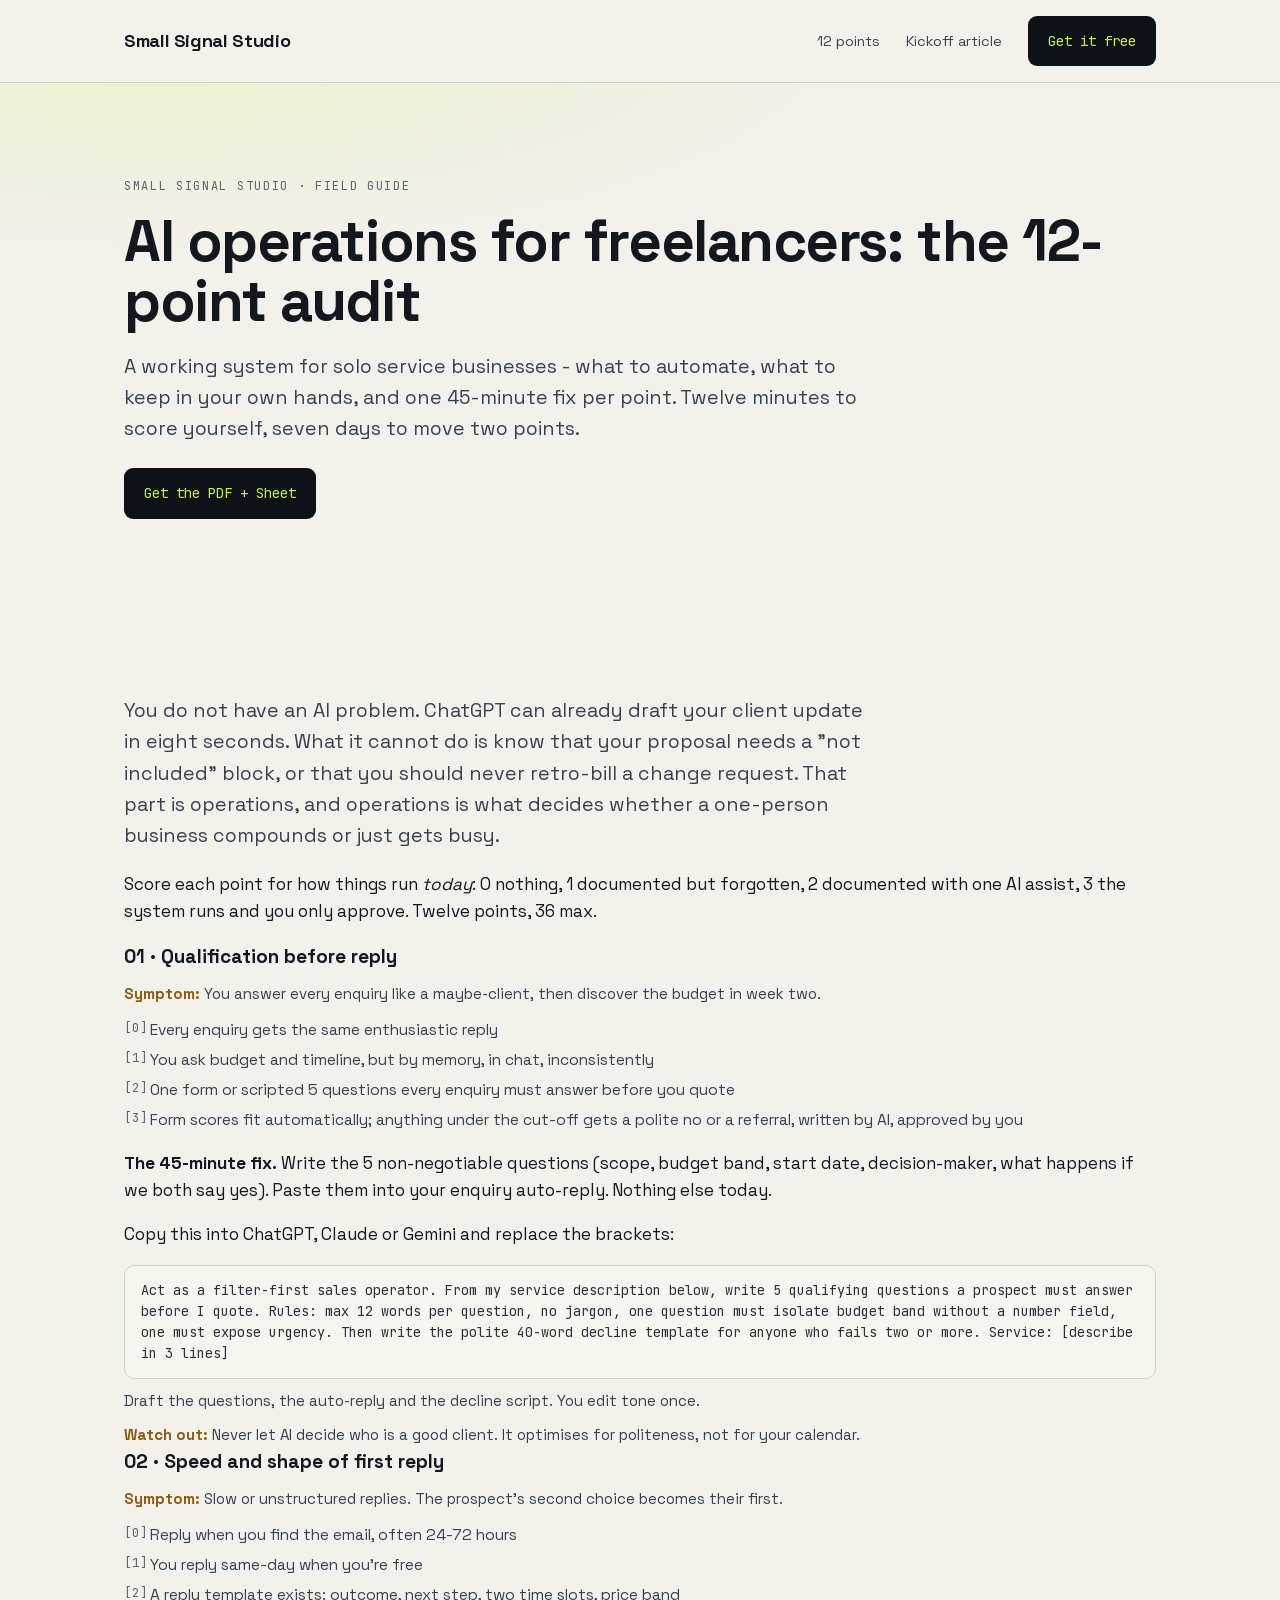
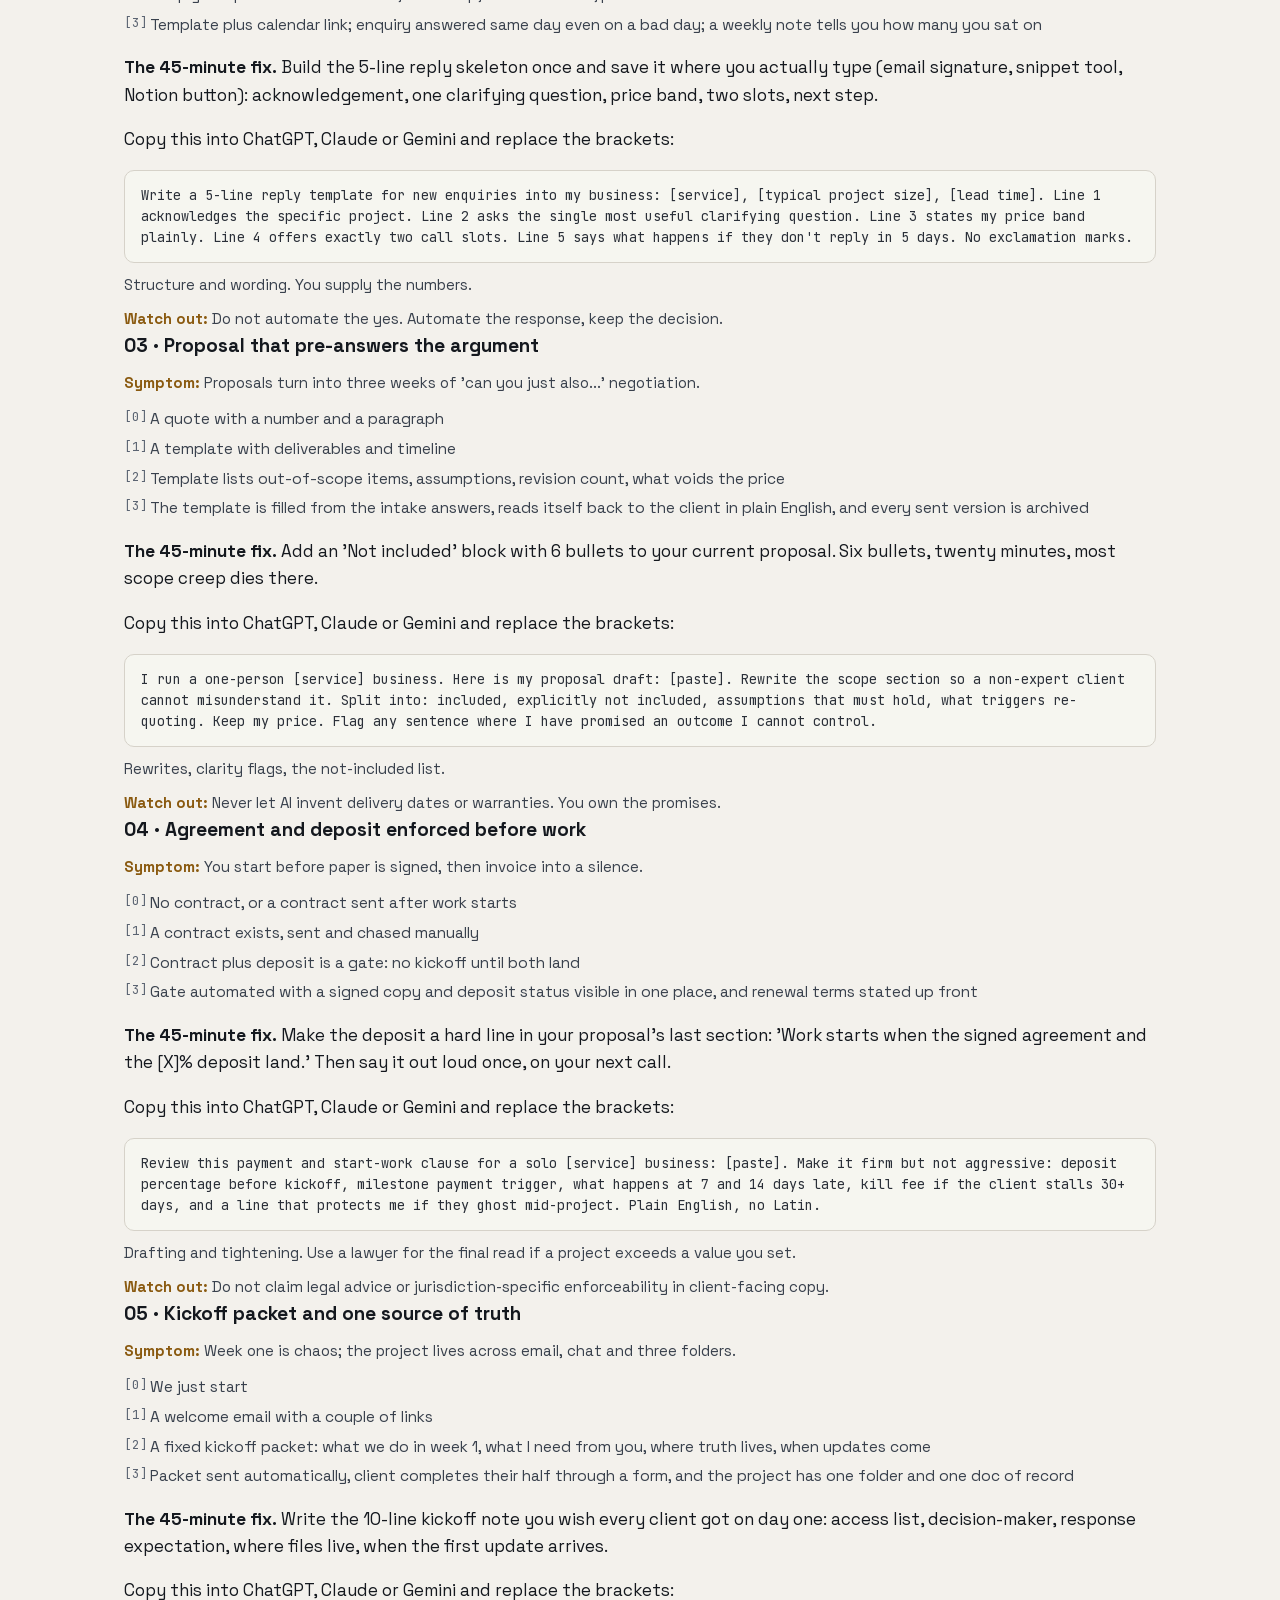
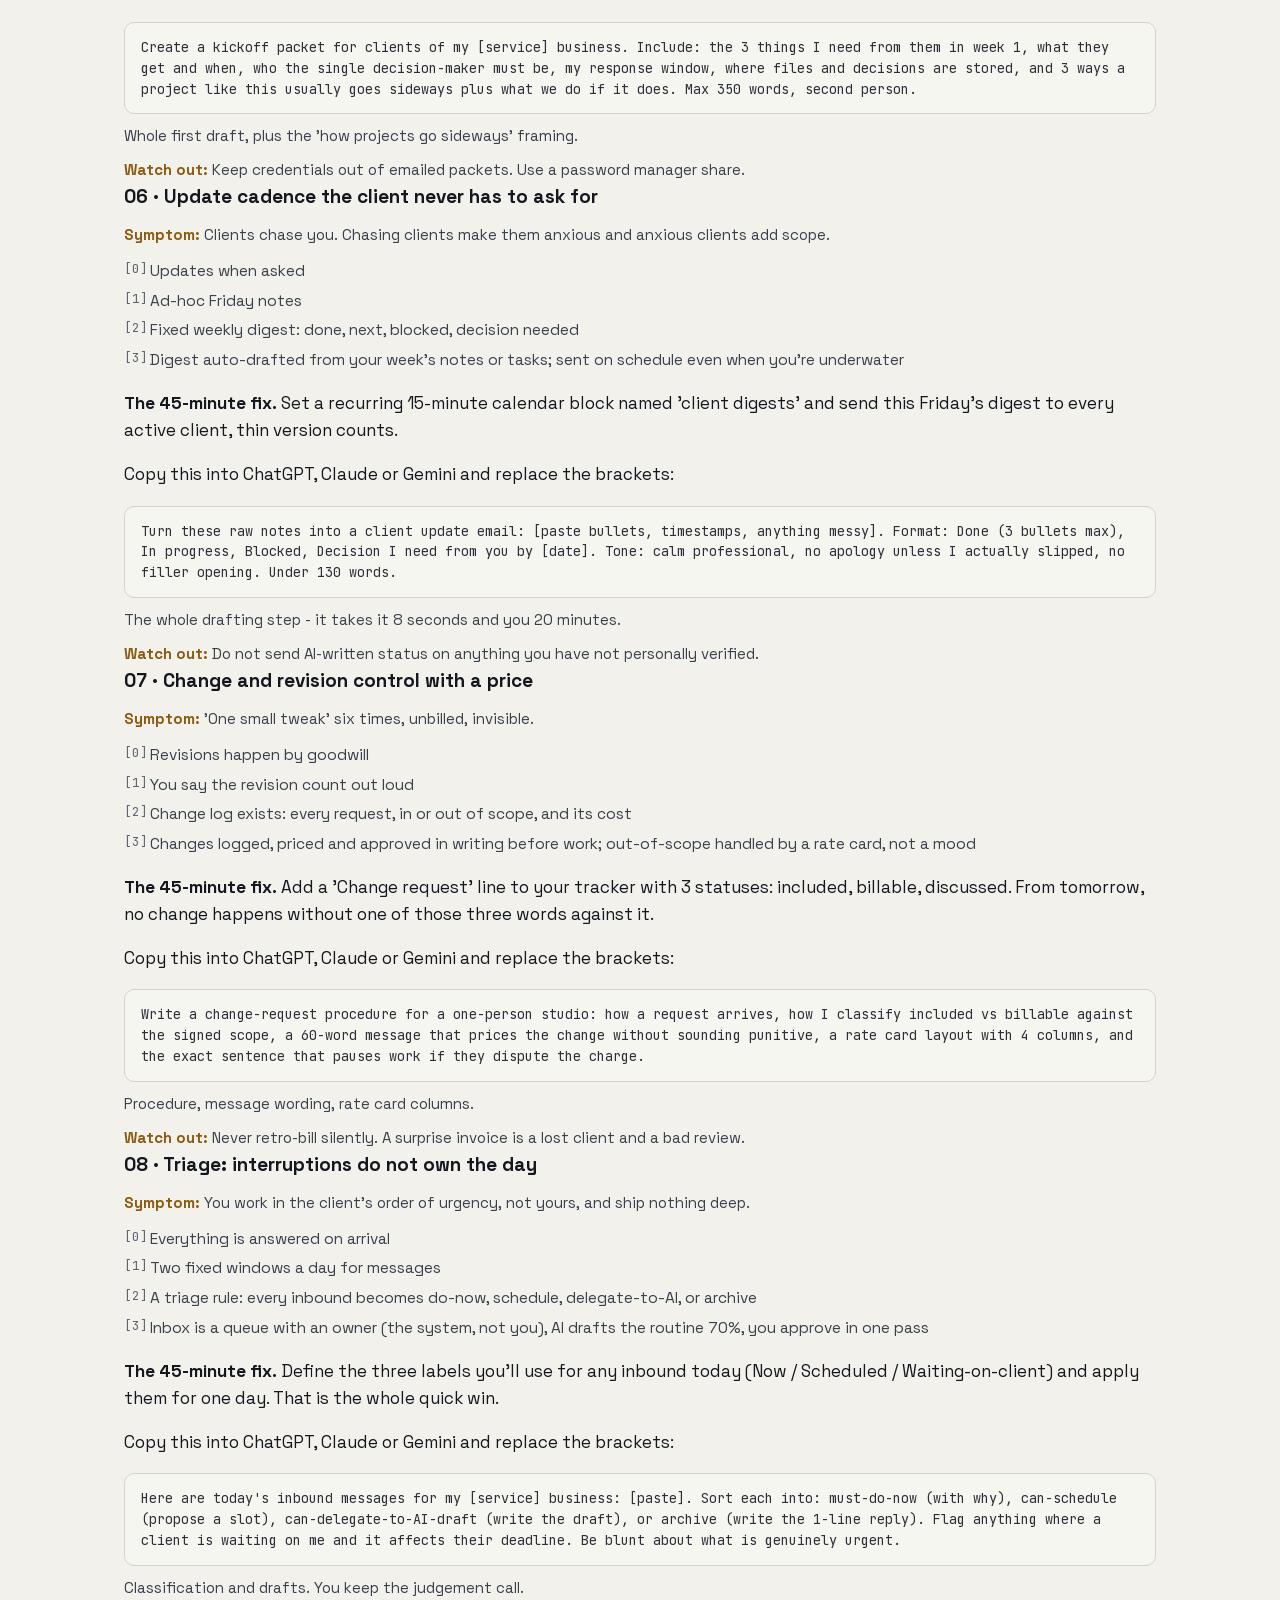
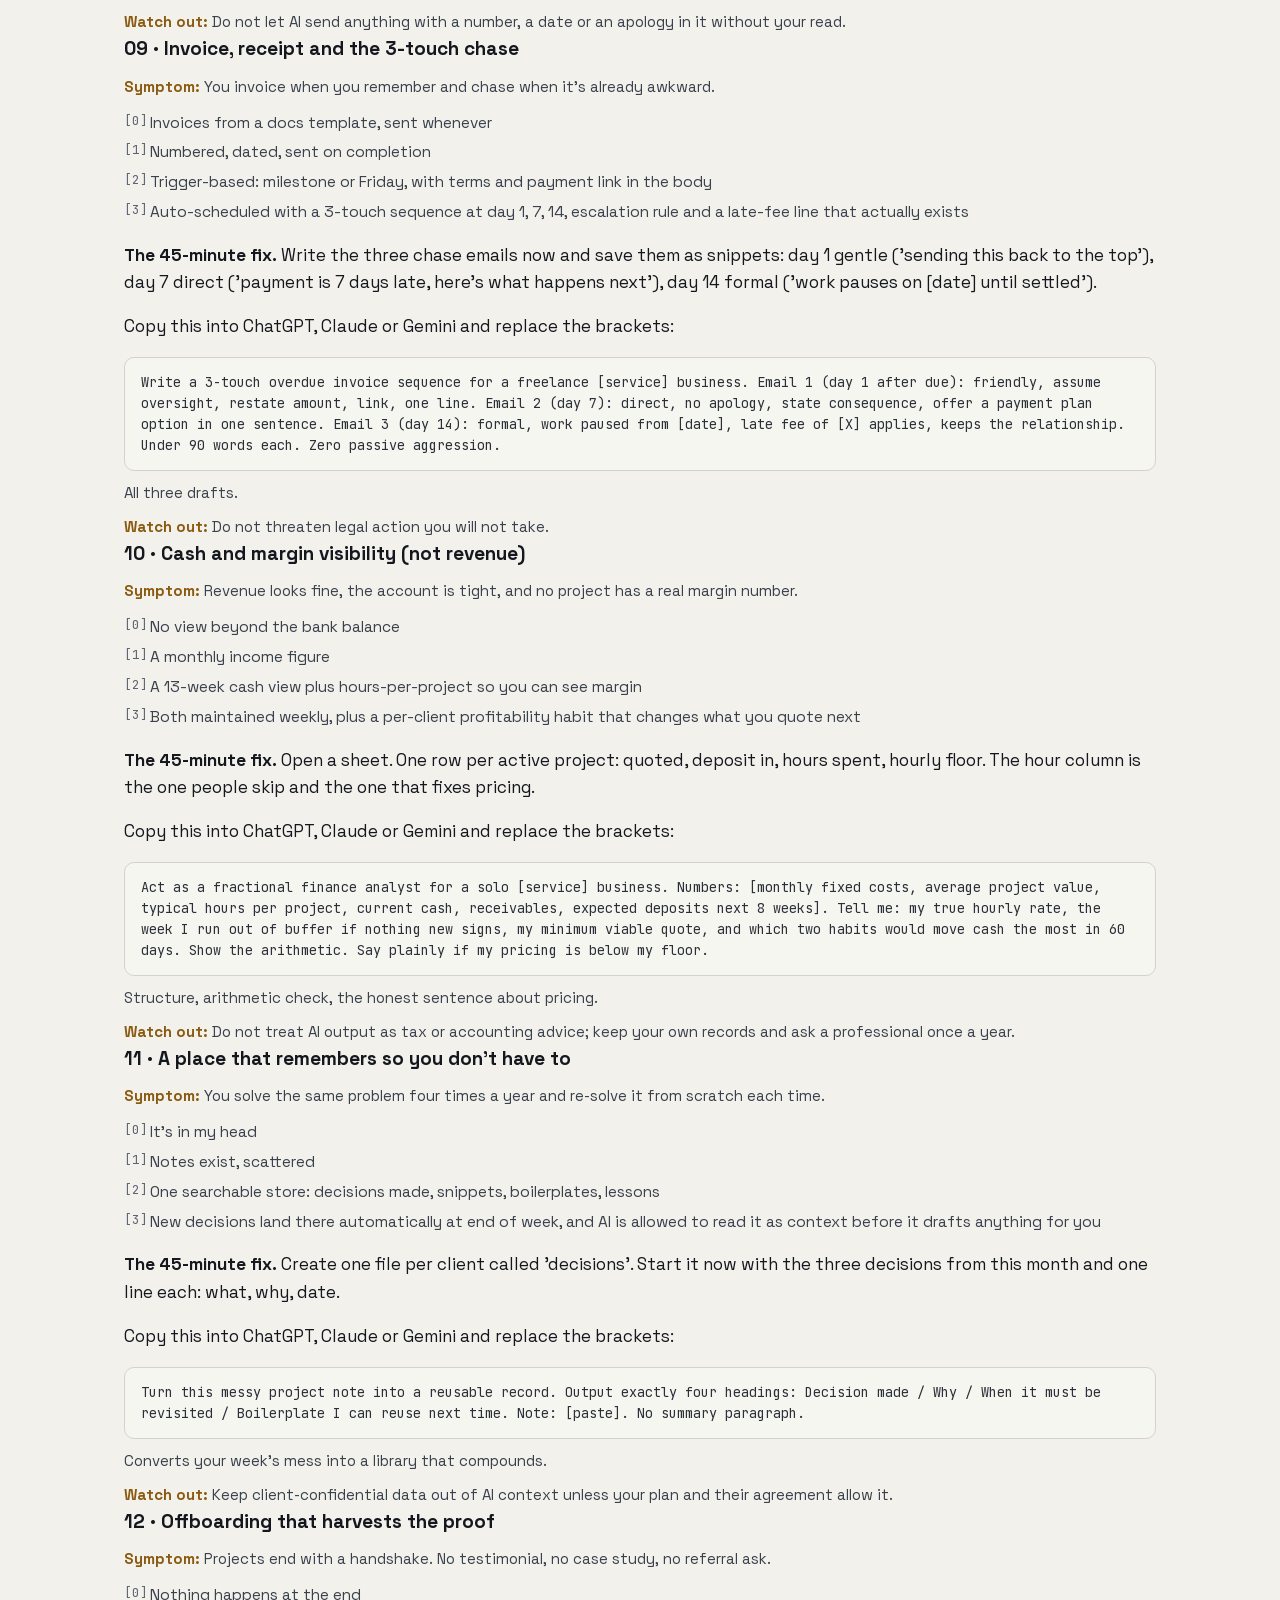
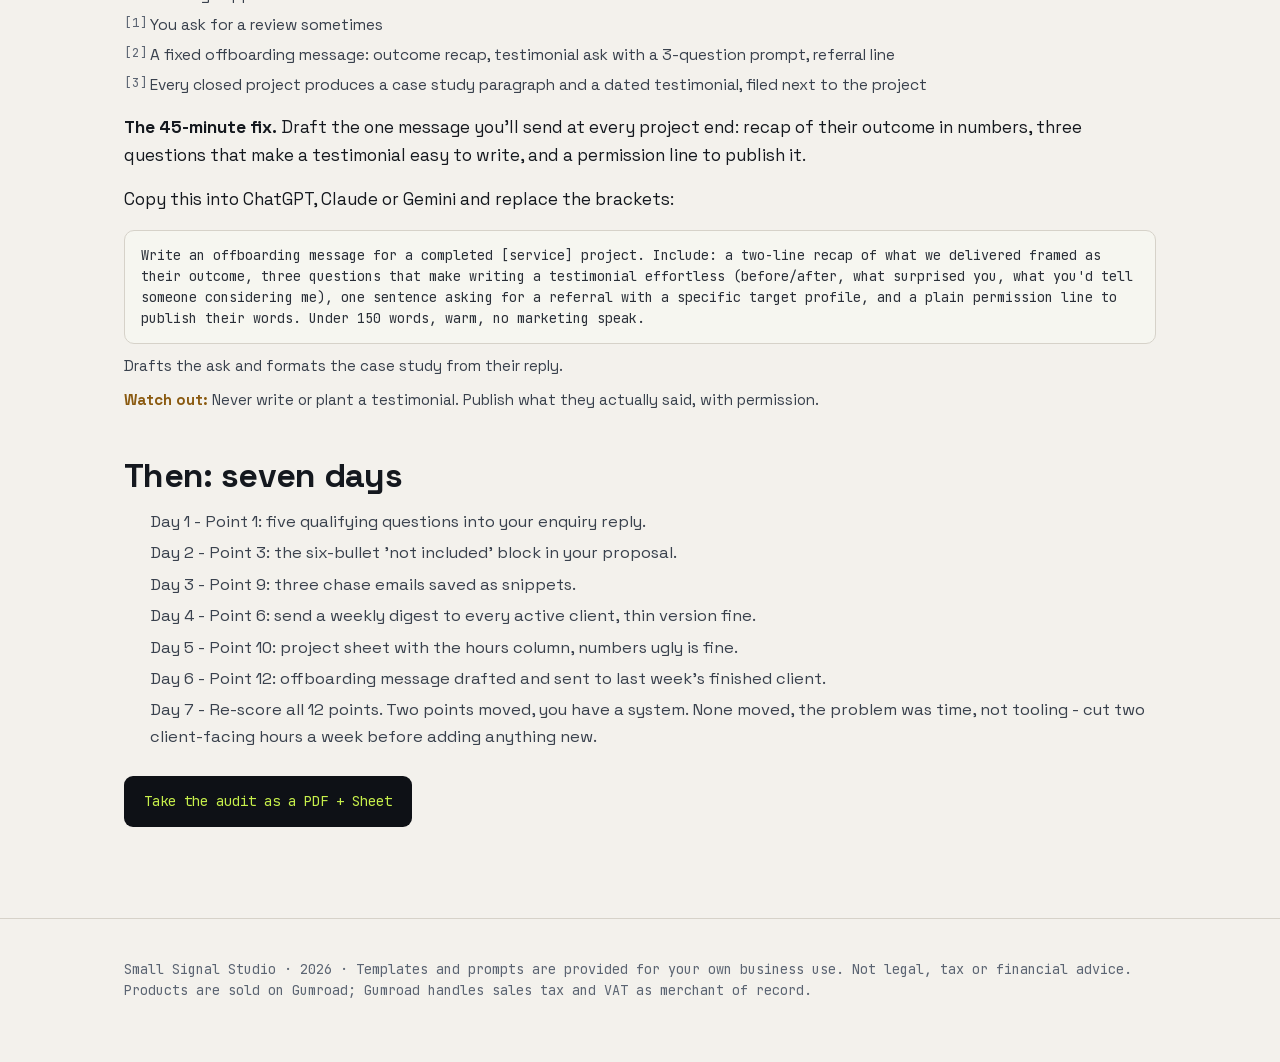
<file: articles/ai-operations-for-freelancers.html>
<!doctype html><html lang="en"><head><meta charset="utf-8">
<meta name="viewport" content="width=device-width,initial-scale=1">
<title>AI operations for freelancers: the 12-point audit | Small Signal Studio</title><meta name="description" content="Score your one-person business on 12 operational points - intake, scope, delivery, money, knowledge, growth - with a 45-minute fix and a copy-paste prompt for each.">
<link rel="canonical" href="https://maskchanel14-source.github.io/small-signal-site/articles/ai-operations-for-freelancers.html">
<link rel="icon" href="../assets/img/favicon-64.png" type="image/png">
<meta property="og:type" content="website"><meta property="og:site_name" content="Small Signal Studio">
<meta property="og:title" content="AI operations for freelancers: the 12-point audit | Small Signal Studio"><meta property="og:description" content="Score your one-person business on 12 operational points - intake, scope, delivery, money, knowledge, growth - with a 45-minute fix and a copy-paste prompt for each.">
<meta property="og:image" content="https://maskchanel14-source.github.io/small-signal-site/assets/img/hero-site.png">
<meta name="twitter:card" content="summary_large_image">
<link rel="stylesheet" href="../styles.css"></head><body><header class="site"><div class="wrap row">
<a class="logo" href="../index.html">Small Signal Studio</a>
<nav><a href="../index.html#audit">12 points</a>
<a href="../articles/client-onboarding-for-freelancers.html">Kickoff article</a>
<a class="btn" href="https://smallsignalstudio.gumroad.com/l/the-12-point-ai-ops-audit">Get it free</a></nav></nav></div></header>
<div class="hero"><div class="wrap"><p class="kicker">Small Signal Studio &middot; field guide</p>
<h1>AI operations for freelancers: the 12-point audit</h1>
<p class="lead">A working system for solo service businesses - what to automate, what to keep
in your own hands, and one 45-minute fix per point. Twelve minutes to score yourself,
seven days to move two points.</p>
<p style="margin-top:24px"><a class="btn" href="https://smallsignalstudio.gumroad.com/l/the-12-point-ai-ops-audit">Get the PDF + Sheet</a></p>
</div></div>
<section><div class="wrap">
<p class="lead">You do not have an AI problem. ChatGPT can already draft your client update in
eight seconds. What it cannot do is know that your proposal needs a "not included" block, or that
you should never retro-bill a change request. That part is operations, and operations is what
decides whether a one-person business compounds or just gets busy.</p>
<p>Score each point for how things run <em>today</em>: 0 nothing, 1 documented but forgotten,
2 documented with one AI assist, 3 the system runs and you only approve. Twelve points,
36 max.</p>
<h3>01 · Qualification before reply</h3>
<p class="note"><b>Symptom:</b> You answer every enquiry like a maybe-client, then discover the budget in week two.</p>
<ul class="anchors"><li data-s="[0]">Every enquiry gets the same enthusiastic reply</li><li data-s="[1]">You ask budget and timeline, but by memory, in chat, inconsistently</li><li data-s="[2]">One form or scripted 5 questions every enquiry must answer before you quote</li><li data-s="[3]">Form scores fit automatically; anything under the cut-off gets a polite no or a referral, written by AI, approved by you</li></ul>
<p><b>The 45-minute fix.</b> Write the 5 non-negotiable questions (scope, budget band, start date, decision-maker, what happens if we both say yes). Paste them into your enquiry auto-reply. Nothing else today.</p>
<p>Copy this into ChatGPT, Claude or Gemini and replace the brackets:</p>
<pre class="prompt">Act as a filter-first sales operator. From my service description below, write 5 qualifying questions a prospect must answer before I quote. Rules: max 12 words per question, no jargon, one question must isolate budget band without a number field, one must expose urgency. Then write the polite 40-word decline template for anyone who fails two or more. Service: [describe in 3 lines]</pre>
<p class="note">Draft the questions, the auto-reply and the decline script. You edit tone once.</p><p class="note"><b>Watch out:</b> Never let AI decide who is a good client. It optimises for politeness, not for your calendar.</p><h3>02 · Speed and shape of first reply</h3>
<p class="note"><b>Symptom:</b> Slow or unstructured replies. The prospect's second choice becomes their first.</p>
<ul class="anchors"><li data-s="[0]">Reply when you find the email, often 24-72 hours</li><li data-s="[1]">You reply same-day when you're free</li><li data-s="[2]">A reply template exists: outcome, next step, two time slots, price band</li><li data-s="[3]">Template plus calendar link; enquiry answered same day even on a bad day; a weekly note tells you how many you sat on</li></ul>
<p><b>The 45-minute fix.</b> Build the 5-line reply skeleton once and save it where you actually type (email signature, snippet tool, Notion button): acknowledgement, one clarifying question, price band, two slots, next step.</p>
<p>Copy this into ChatGPT, Claude or Gemini and replace the brackets:</p>
<pre class="prompt">Write a 5-line reply template for new enquiries into my business: [service], [typical project size], [lead time]. Line 1 acknowledges the specific project. Line 2 asks the single most useful clarifying question. Line 3 states my price band plainly. Line 4 offers exactly two call slots. Line 5 says what happens if they don't reply in 5 days. No exclamation marks.</pre>
<p class="note">Structure and wording. You supply the numbers.</p><p class="note"><b>Watch out:</b> Do not automate the yes. Automate the response, keep the decision.</p><h3>03 · Proposal that pre-answers the argument</h3>
<p class="note"><b>Symptom:</b> Proposals turn into three weeks of 'can you just also...' negotiation.</p>
<ul class="anchors"><li data-s="[0]">A quote with a number and a paragraph</li><li data-s="[1]">A template with deliverables and timeline</li><li data-s="[2]">Template lists out-of-scope items, assumptions, revision count, what voids the price</li><li data-s="[3]">The template is filled from the intake answers, reads itself back to the client in plain English, and every sent version is archived</li></ul>
<p><b>The 45-minute fix.</b> Add an 'Not included' block with 6 bullets to your current proposal. Six bullets, twenty minutes, most scope creep dies there.</p>
<p>Copy this into ChatGPT, Claude or Gemini and replace the brackets:</p>
<pre class="prompt">I run a one-person [service] business. Here is my proposal draft: [paste]. Rewrite the scope section so a non-expert client cannot misunderstand it. Split into: included, explicitly not included, assumptions that must hold, what triggers re-quoting. Keep my price. Flag any sentence where I have promised an outcome I cannot control.</pre>
<p class="note">Rewrites, clarity flags, the not-included list.</p><p class="note"><b>Watch out:</b> Never let AI invent delivery dates or warranties. You own the promises.</p><h3>04 · Agreement and deposit enforced before work</h3>
<p class="note"><b>Symptom:</b> You start before paper is signed, then invoice into a silence.</p>
<ul class="anchors"><li data-s="[0]">No contract, or a contract sent after work starts</li><li data-s="[1]">A contract exists, sent and chased manually</li><li data-s="[2]">Contract plus deposit is a gate: no kickoff until both land</li><li data-s="[3]">Gate automated with a signed copy and deposit status visible in one place, and renewal terms stated up front</li></ul>
<p><b>The 45-minute fix.</b> Make the deposit a hard line in your proposal's last section: 'Work starts when the signed agreement and the [X]% deposit land.' Then say it out loud once, on your next call.</p>
<p>Copy this into ChatGPT, Claude or Gemini and replace the brackets:</p>
<pre class="prompt">Review this payment and start-work clause for a solo [service] business: [paste]. Make it firm but not aggressive: deposit percentage before kickoff, milestone payment trigger, what happens at 7 and 14 days late, kill fee if the client stalls 30+ days, and a line that protects me if they ghost mid-project. Plain English, no Latin.</pre>
<p class="note">Drafting and tightening. Use a lawyer for the final read if a project exceeds a value you set.</p><p class="note"><b>Watch out:</b> Do not claim legal advice or jurisdiction-specific enforceability in client-facing copy.</p><h3>05 · Kickoff packet and one source of truth</h3>
<p class="note"><b>Symptom:</b> Week one is chaos; the project lives across email, chat and three folders.</p>
<ul class="anchors"><li data-s="[0]">We just start</li><li data-s="[1]">A welcome email with a couple of links</li><li data-s="[2]">A fixed kickoff packet: what we do in week 1, what I need from you, where truth lives, when updates come</li><li data-s="[3]">Packet sent automatically, client completes their half through a form, and the project has one folder and one doc of record</li></ul>
<p><b>The 45-minute fix.</b> Write the 10-line kickoff note you wish every client got on day one: access list, decision-maker, response expectation, where files live, when the first update arrives.</p>
<p>Copy this into ChatGPT, Claude or Gemini and replace the brackets:</p>
<pre class="prompt">Create a kickoff packet for clients of my [service] business. Include: the 3 things I need from them in week 1, what they get and when, who the single decision-maker must be, my response window, where files and decisions are stored, and 3 ways a project like this usually goes sideways plus what we do if it does. Max 350 words, second person.</pre>
<p class="note">Whole first draft, plus the 'how projects go sideways' framing.</p><p class="note"><b>Watch out:</b> Keep credentials out of emailed packets. Use a password manager share.</p><h3>06 · Update cadence the client never has to ask for</h3>
<p class="note"><b>Symptom:</b> Clients chase you. Chasing clients make them anxious and anxious clients add scope.</p>
<ul class="anchors"><li data-s="[0]">Updates when asked</li><li data-s="[1]">Ad-hoc Friday notes</li><li data-s="[2]">Fixed weekly digest: done, next, blocked, decision needed</li><li data-s="[3]">Digest auto-drafted from your week's notes or tasks; sent on schedule even when you're underwater</li></ul>
<p><b>The 45-minute fix.</b> Set a recurring 15-minute calendar block named 'client digests' and send this Friday's digest to every active client, thin version counts.</p>
<p>Copy this into ChatGPT, Claude or Gemini and replace the brackets:</p>
<pre class="prompt">Turn these raw notes into a client update email: [paste bullets, timestamps, anything messy]. Format: Done (3 bullets max), In progress, Blocked, Decision I need from you by [date]. Tone: calm professional, no apology unless I actually slipped, no filler opening. Under 130 words.</pre>
<p class="note">The whole drafting step - it takes it 8 seconds and you 20 minutes.</p><p class="note"><b>Watch out:</b> Do not send AI-written status on anything you have not personally verified.</p><h3>07 · Change and revision control with a price</h3>
<p class="note"><b>Symptom:</b> 'One small tweak' six times, unbilled, invisible.</p>
<ul class="anchors"><li data-s="[0]">Revisions happen by goodwill</li><li data-s="[1]">You say the revision count out loud</li><li data-s="[2]">Change log exists: every request, in or out of scope, and its cost</li><li data-s="[3]">Changes logged, priced and approved in writing before work; out-of-scope handled by a rate card, not a mood</li></ul>
<p><b>The 45-minute fix.</b> Add a 'Change request' line to your tracker with 3 statuses: included, billable, discussed. From tomorrow, no change happens without one of those three words against it.</p>
<p>Copy this into ChatGPT, Claude or Gemini and replace the brackets:</p>
<pre class="prompt">Write a change-request procedure for a one-person studio: how a request arrives, how I classify included vs billable against the signed scope, a 60-word message that prices the change without sounding punitive, a rate card layout with 4 columns, and the exact sentence that pauses work if they dispute the charge.</pre>
<p class="note">Procedure, message wording, rate card columns.</p><p class="note"><b>Watch out:</b> Never retro-bill silently. A surprise invoice is a lost client and a bad review.</p><h3>08 · Triage: interruptions do not own the day</h3>
<p class="note"><b>Symptom:</b> You work in the client's order of urgency, not yours, and ship nothing deep.</p>
<ul class="anchors"><li data-s="[0]">Everything is answered on arrival</li><li data-s="[1]">Two fixed windows a day for messages</li><li data-s="[2]">A triage rule: every inbound becomes do-now, schedule, delegate-to-AI, or archive</li><li data-s="[3]">Inbox is a queue with an owner (the system, not you), AI drafts the routine 70%, you approve in one pass</li></ul>
<p><b>The 45-minute fix.</b> Define the three labels you'll use for any inbound today (Now / Scheduled / Waiting-on-client) and apply them for one day. That is the whole quick win.</p>
<p>Copy this into ChatGPT, Claude or Gemini and replace the brackets:</p>
<pre class="prompt">Here are today's inbound messages for my [service] business: [paste]. Sort each into: must-do-now (with why), can-schedule (propose a slot), can-delegate-to-AI-draft (write the draft), or archive (write the 1-line reply). Flag anything where a client is waiting on me and it affects their deadline. Be blunt about what is genuinely urgent.</pre>
<p class="note">Classification and drafts. You keep the judgement call.</p><p class="note"><b>Watch out:</b> Do not let AI send anything with a number, a date or an apology in it without your read.</p><h3>09 · Invoice, receipt and the 3-touch chase</h3>
<p class="note"><b>Symptom:</b> You invoice when you remember and chase when it's already awkward.</p>
<ul class="anchors"><li data-s="[0]">Invoices from a docs template, sent whenever</li><li data-s="[1]">Numbered, dated, sent on completion</li><li data-s="[2]">Trigger-based: milestone or Friday, with terms and payment link in the body</li><li data-s="[3]">Auto-scheduled with a 3-touch sequence at day 1, 7, 14, escalation rule and a late-fee line that actually exists</li></ul>
<p><b>The 45-minute fix.</b> Write the three chase emails now and save them as snippets: day 1 gentle ('sending this back to the top'), day 7 direct ('payment is 7 days late, here's what happens next'), day 14 formal ('work pauses on [date] until settled').</p>
<p>Copy this into ChatGPT, Claude or Gemini and replace the brackets:</p>
<pre class="prompt">Write a 3-touch overdue invoice sequence for a freelance [service] business. Email 1 (day 1 after due): friendly, assume oversight, restate amount, link, one line. Email 2 (day 7): direct, no apology, state consequence, offer a payment plan option in one sentence. Email 3 (day 14): formal, work paused from [date], late fee of [X] applies, keeps the relationship. Under 90 words each. Zero passive aggression.</pre>
<p class="note">All three drafts.</p><p class="note"><b>Watch out:</b> Do not threaten legal action you will not take.</p><h3>10 · Cash and margin visibility (not revenue)</h3>
<p class="note"><b>Symptom:</b> Revenue looks fine, the account is tight, and no project has a real margin number.</p>
<ul class="anchors"><li data-s="[0]">No view beyond the bank balance</li><li data-s="[1]">A monthly income figure</li><li data-s="[2]">A 13-week cash view plus hours-per-project so you can see margin</li><li data-s="[3]">Both maintained weekly, plus a per-client profitability habit that changes what you quote next</li></ul>
<p><b>The 45-minute fix.</b> Open a sheet. One row per active project: quoted, deposit in, hours spent, hourly floor. The hour column is the one people skip and the one that fixes pricing.</p>
<p>Copy this into ChatGPT, Claude or Gemini and replace the brackets:</p>
<pre class="prompt">Act as a fractional finance analyst for a solo [service] business. Numbers: [monthly fixed costs, average project value, typical hours per project, current cash, receivables, expected deposits next 8 weeks]. Tell me: my true hourly rate, the week I run out of buffer if nothing new signs, my minimum viable quote, and which two habits would move cash the most in 60 days. Show the arithmetic. Say plainly if my pricing is below my floor.</pre>
<p class="note">Structure, arithmetic check, the honest sentence about pricing.</p><p class="note"><b>Watch out:</b> Do not treat AI output as tax or accounting advice; keep your own records and ask a professional once a year.</p><h3>11 · A place that remembers so you don't have to</h3>
<p class="note"><b>Symptom:</b> You solve the same problem four times a year and re-solve it from scratch each time.</p>
<ul class="anchors"><li data-s="[0]">It's in my head</li><li data-s="[1]">Notes exist, scattered</li><li data-s="[2]">One searchable store: decisions made, snippets, boilerplates, lessons</li><li data-s="[3]">New decisions land there automatically at end of week, and AI is allowed to read it as context before it drafts anything for you</li></ul>
<p><b>The 45-minute fix.</b> Create one file per client called 'decisions'. Start it now with the three decisions from this month and one line each: what, why, date.</p>
<p>Copy this into ChatGPT, Claude or Gemini and replace the brackets:</p>
<pre class="prompt">Turn this messy project note into a reusable record. Output exactly four headings: Decision made / Why / When it must be revisited / Boilerplate I can reuse next time. Note: [paste]. No summary paragraph.</pre>
<p class="note">Converts your week's mess into a library that compounds.</p><p class="note"><b>Watch out:</b> Keep client-confidential data out of AI context unless your plan and their agreement allow it.</p><h3>12 · Offboarding that harvests the proof</h3>
<p class="note"><b>Symptom:</b> Projects end with a handshake. No testimonial, no case study, no referral ask.</p>
<ul class="anchors"><li data-s="[0]">Nothing happens at the end</li><li data-s="[1]">You ask for a review sometimes</li><li data-s="[2]">A fixed offboarding message: outcome recap, testimonial ask with a 3-question prompt, referral line</li><li data-s="[3]">Every closed project produces a case study paragraph and a dated testimonial, filed next to the project</li></ul>
<p><b>The 45-minute fix.</b> Draft the one message you'll send at every project end: recap of their outcome in numbers, three questions that make a testimonial easy to write, and a permission line to publish it.</p>
<p>Copy this into ChatGPT, Claude or Gemini and replace the brackets:</p>
<pre class="prompt">Write an offboarding message for a completed [service] project. Include: a two-line recap of what we delivered framed as their outcome, three questions that make writing a testimonial effortless (before/after, what surprised you, what you'd tell someone considering me), one sentence asking for a referral with a specific target profile, and a plain permission line to publish their words. Under 150 words, warm, no marketing speak.</pre>
<p class="note">Drafts the ask and formats the case study from their reply.</p><p class="note"><b>Watch out:</b> Never write or plant a testimonial. Publish what they actually said, with permission.</p>
<h2 style="margin-top:44px">Then: seven days</h2><ul class="anchors" style="font-size:16.5px"><li>Day 1 - Point 1: five qualifying questions into your enquiry reply.</li><li>Day 2 - Point 3: the six-bullet 'not included' block in your proposal.</li><li>Day 3 - Point 9: three chase emails saved as snippets.</li><li>Day 4 - Point 6: send a weekly digest to every active client, thin version fine.</li><li>Day 5 - Point 10: project sheet with the hours column, numbers ugly is fine.</li><li>Day 6 - Point 12: offboarding message drafted and sent to last week's finished client.</li><li>Day 7 - Re-score all 12 points. Two points moved, you have a system. None moved, the problem was time, not tooling - cut two client-facing hours a week before adding anything new.</li></ul>
<p style="margin-top:26px"><a class="btn" href="https://smallsignalstudio.gumroad.com/l/the-12-point-ai-ops-audit">Take the audit as a PDF + Sheet</a></p>
</div></section><footer><div class="wrap mono">Small Signal Studio &middot; 2026 &middot;
 Templates and prompts are provided for your own business use. Not legal, tax or financial advice.
<br>Products are sold on Gumroad; Gumroad handles sales tax and VAT as merchant of record.</div></footer>
</body></html>
</file>
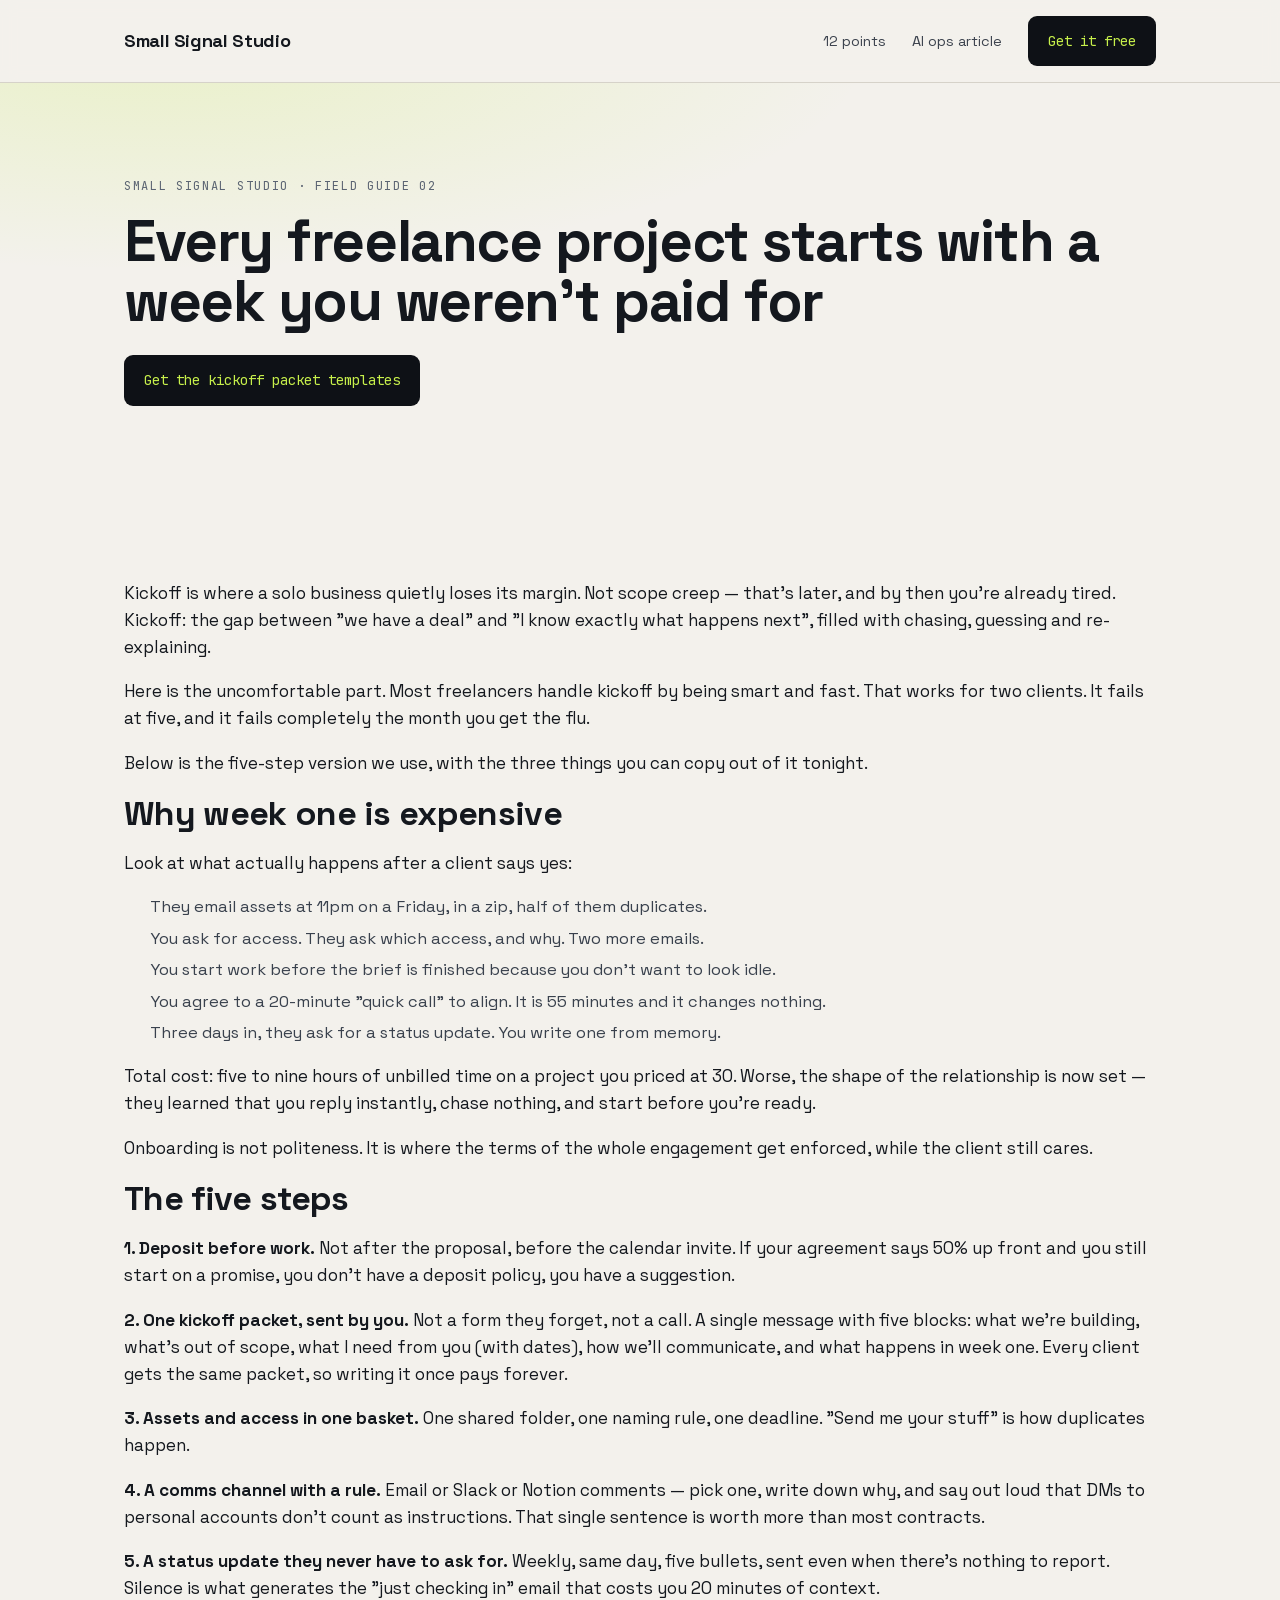
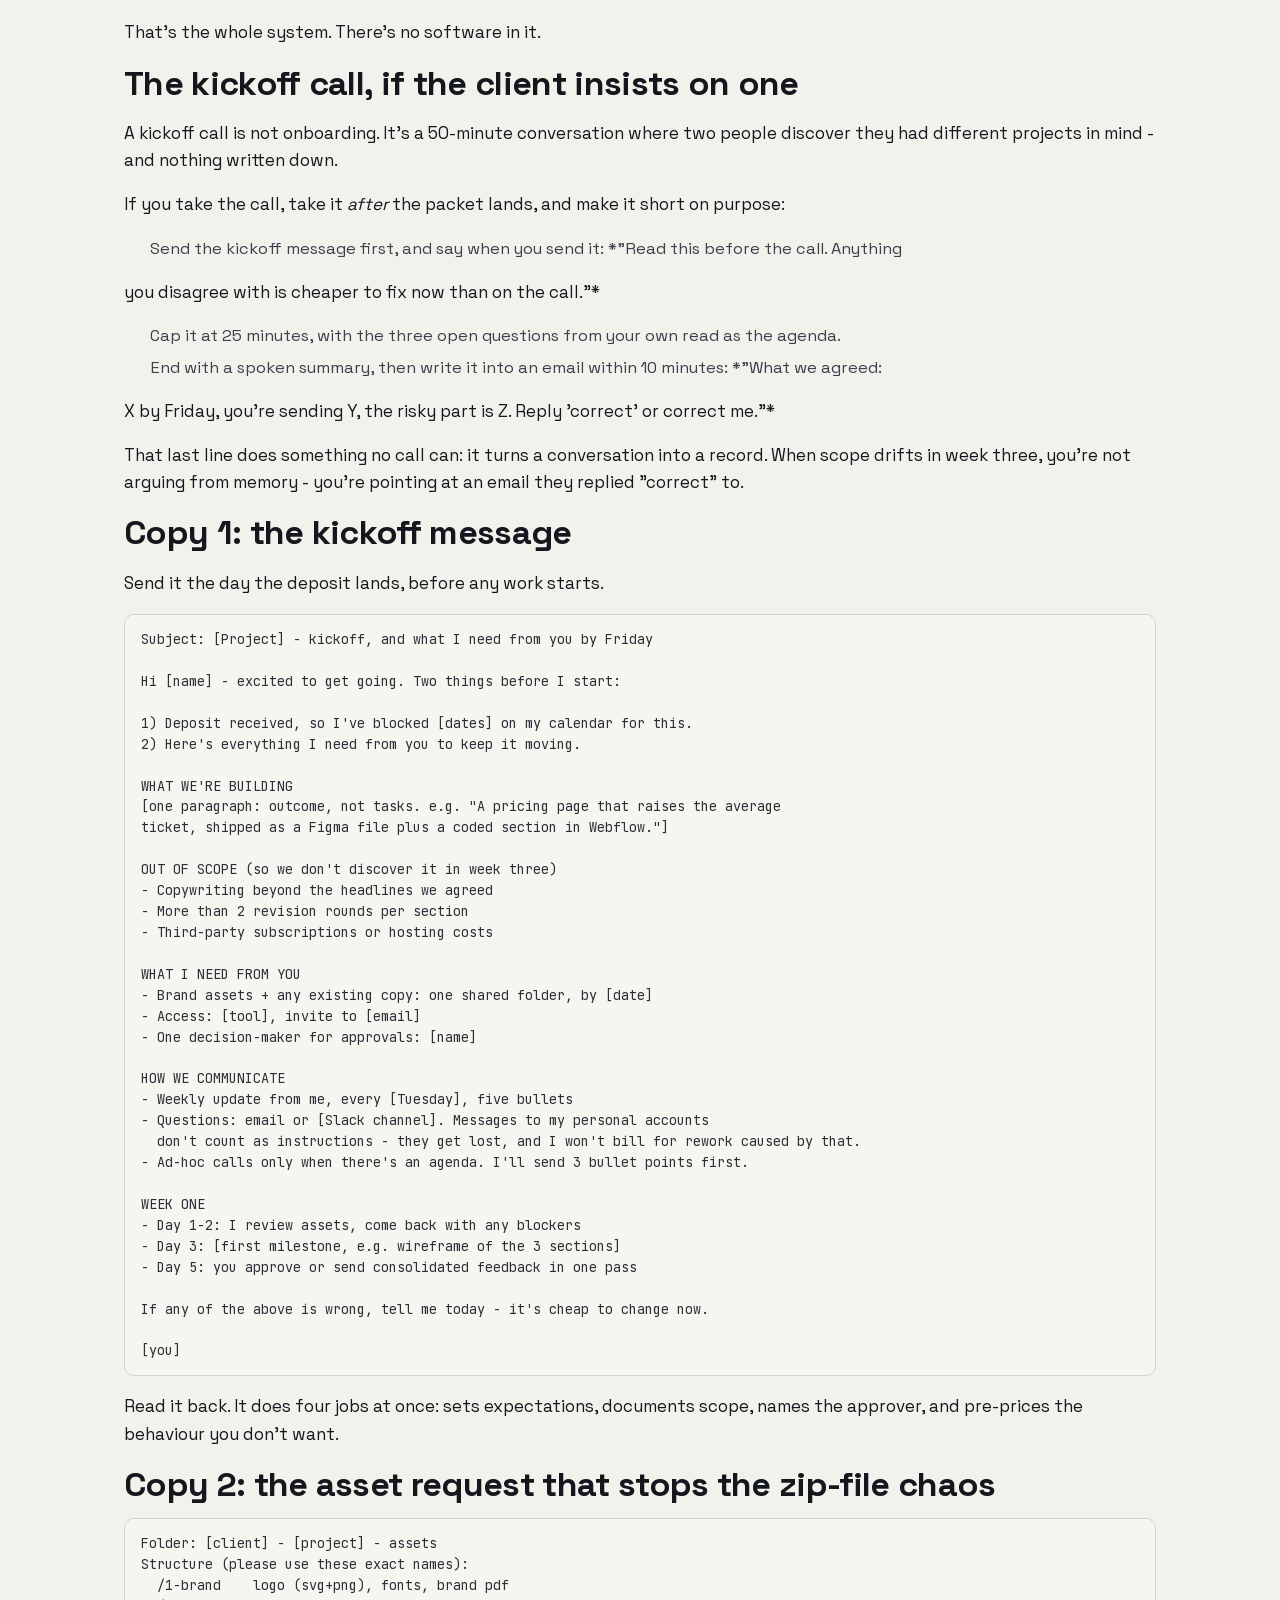
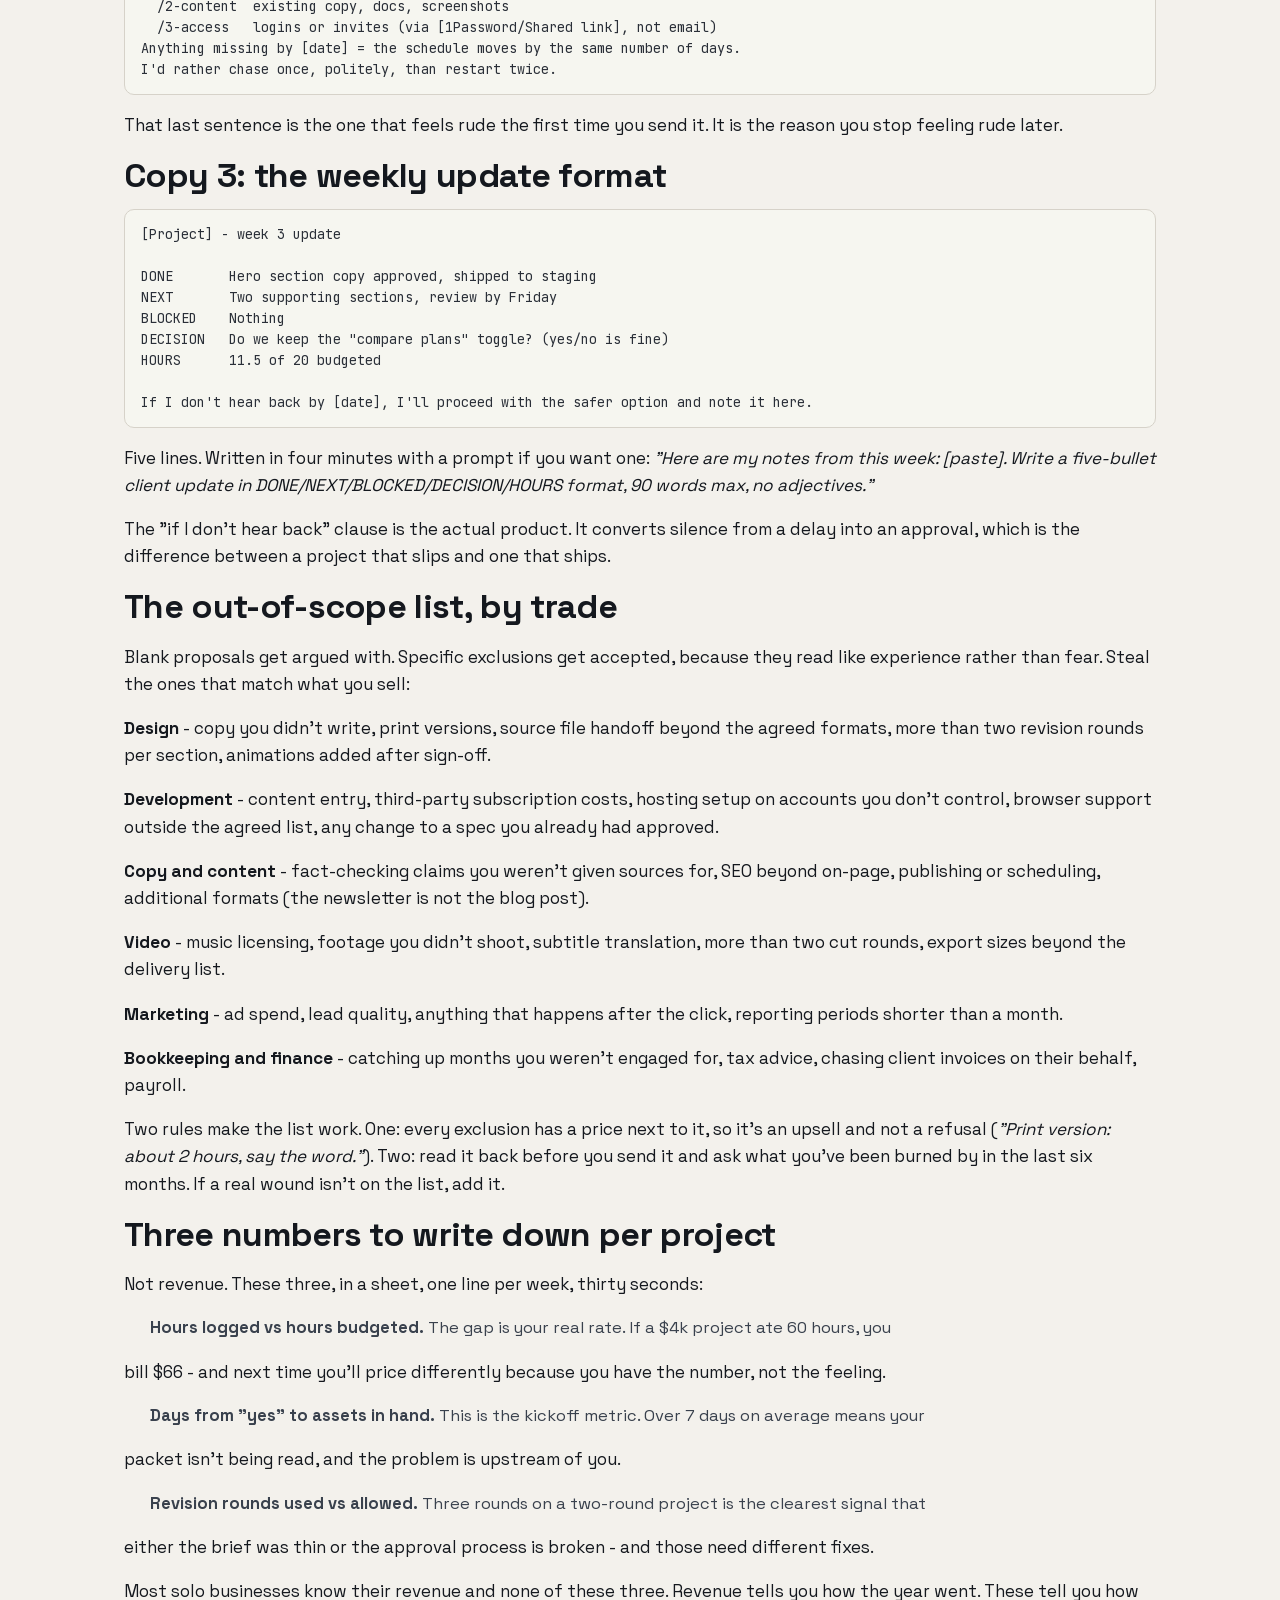
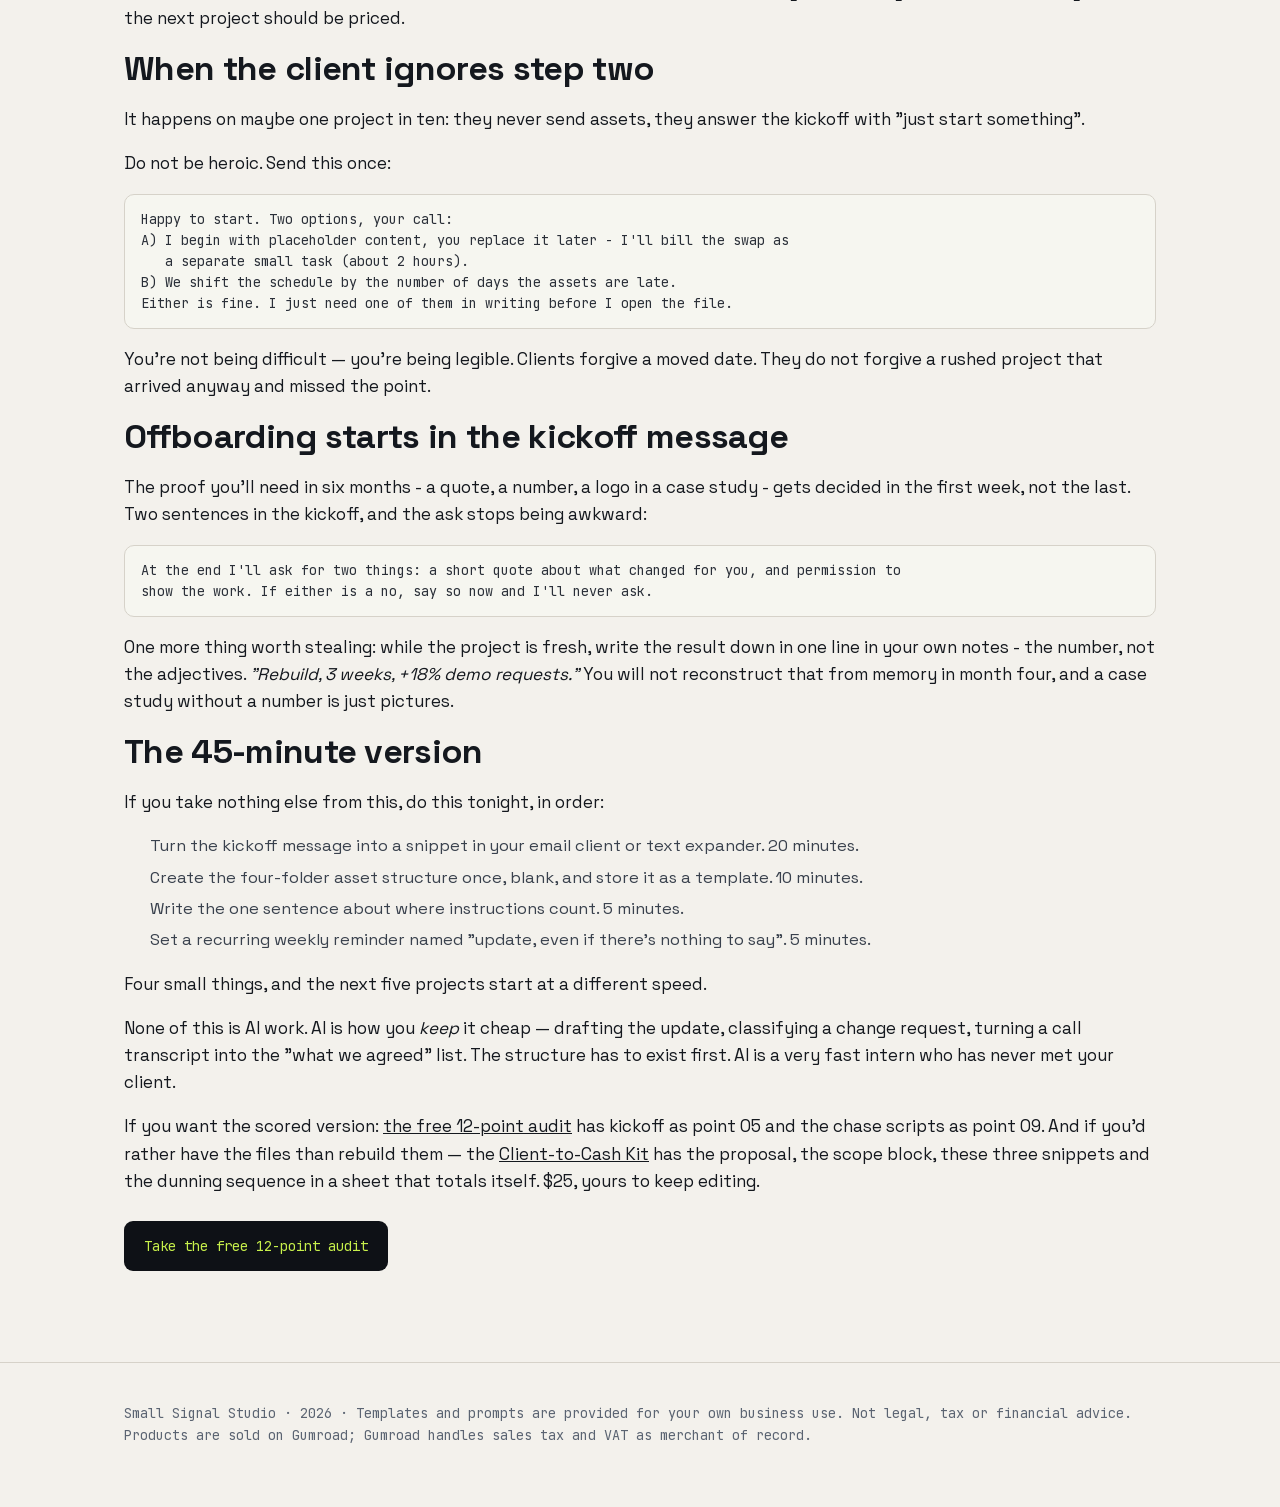
<file: articles/client-onboarding-for-freelancers.html>
<!doctype html><html lang="en"><head><meta charset="utf-8">
<meta name="viewport" content="width=device-width,initial-scale=1">
<title>Client onboarding for freelancers: the 5-step kickoff system | Small Signal Studio</title><meta name="description" content="Kickoff is where solo businesses lose margin. Five steps, three copy-paste templates, the out-of-scope list by trade, and three numbers worth tracking.">
<link rel="canonical" href="https://maskchanel14-source.github.io/small-signal-site/articles/client-onboarding-for-freelancers.html">
<link rel="icon" href="../assets/img/favicon-64.png" type="image/png">
<meta property="og:type" content="website"><meta property="og:site_name" content="Small Signal Studio">
<meta property="og:title" content="Client onboarding for freelancers: the 5-step kickoff system | Small Signal Studio"><meta property="og:description" content="Kickoff is where solo businesses lose margin. Five steps, three copy-paste templates, the out-of-scope list by trade, and three numbers worth tracking.">
<meta property="og:image" content="https://maskchanel14-source.github.io/small-signal-site/assets/img/hero-site.png">
<meta name="twitter:card" content="summary_large_image">
<link rel="stylesheet" href="../styles.css"></head><body><header class="site"><div class="wrap row">
<a class="logo" href="../index.html">Small Signal Studio</a>
<nav><a href="../index.html#audit">12 points</a>
<a href="../articles/ai-operations-for-freelancers.html">AI ops article</a>
<a class="btn" href="https://smallsignalstudio.gumroad.com/l/the-12-point-ai-ops-audit">Get it free</a></nav></nav></div></header>
<div class="hero"><div class="wrap"><p class="kicker">Small Signal Studio &middot; field guide 02</p>
<h1>Every freelance project starts with a week you weren't paid for</h1>
<p class="lead"></p>
<p style="margin-top:24px"><a class="btn" href="https://smallsignalstudio.gumroad.com/l/the-12-point-ai-ops-audit">Get the kickoff packet templates</a></p>
</div></div>
<section><div class="wrap">
<p>Kickoff is where a solo business quietly loses its margin. Not scope creep — that's later, and by then you're already tired. Kickoff: the gap between "we have a deal" and "I know exactly what happens next", filled with chasing, guessing and re-explaining.</p>
<p>Here is the uncomfortable part. Most freelancers handle kickoff by being smart and fast. That works for two clients. It fails at five, and it fails completely the month you get the flu.</p>
<p>Below is the five-step version we use, with the three things you can copy out of it tonight.</p>
<h2>Why week one is expensive</h2>
<p>Look at what actually happens after a client says yes:</p>
<ul class="anchors" style="font-size:16.5px"><li>They email assets at 11pm on a Friday, in a zip, half of them duplicates.</li><li>You ask for access. They ask which access, and why. Two more emails.</li><li>You start work before the brief is finished because you don't want to look idle.</li><li>You agree to a 20-minute "quick call" to align. It is 55 minutes and it changes nothing.</li><li>Three days in, they ask for a status update. You write one from memory.</li></ul>
<p>Total cost: five to nine hours of unbilled time on a project you priced at 30. Worse, the shape of the relationship is now set — they learned that you reply instantly, chase nothing, and start before you're ready.</p>
<p>Onboarding is not politeness. It is where the terms of the whole engagement get enforced, while the client still cares.</p>
<h2>The five steps</h2>
<p><b>1. Deposit before work.</b> Not after the proposal, before the calendar invite. If your agreement says 50% up front and you still start on a promise, you don't have a deposit policy, you have a suggestion.</p>
<p><b>2. One kickoff packet, sent by you.</b> Not a form they forget, not a call. A single message with five blocks: what we're building, what's out of scope, what I need from you (with dates), how we'll communicate, and what happens in week one. Every client gets the same packet, so writing it once pays forever.</p>
<p><b>3. Assets and access in one basket.</b> One shared folder, one naming rule, one deadline. "Send me your stuff" is how duplicates happen.</p>
<p><b>4. A comms channel with a rule.</b> Email or Slack or Notion comments — pick one, write down why, and say out loud that DMs to personal accounts don't count as instructions. That single sentence is worth more than most contracts.</p>
<p><b>5. A status update they never have to ask for.</b> Weekly, same day, five bullets, sent even when there's nothing to report. Silence is what generates the "just checking in" email that costs you 20 minutes of context.</p>
<p>That's the whole system. There's no software in it.</p>
<h2>The kickoff call, if the client insists on one</h2>
<p>A kickoff call is not onboarding. It's a 50-minute conversation where two people discover they had different projects in mind - and nothing written down.</p>
<p>If you take the call, take it <i>after</i> the packet lands, and make it short on purpose:</p>
<ul class="anchors" style="font-size:16.5px"><li>Send the kickoff message first, and say when you send it: *"Read this before the call. Anything</li></ul>
<p>you disagree with is cheaper to fix now than on the call."*</p>
<ul class="anchors" style="font-size:16.5px"><li>Cap it at 25 minutes, with the three open questions from your own read as the agenda.</li><li>End with a spoken summary, then write it into an email within 10 minutes: *"What we agreed:</li></ul>
<p>X by Friday, you're sending Y, the risky part is Z. Reply 'correct' or correct me."*</p>
<p>That last line does something no call can: it turns a conversation into a record. When scope drifts in week three, you're not arguing from memory - you're pointing at an email they replied "correct" to.</p>
<h2>Copy 1: the kickoff message</h2>
<p>Send it the day the deposit lands, before any work starts.</p>
<pre class="prompt">Subject: [Project] - kickoff, and what I need from you by Friday

Hi [name] - excited to get going. Two things before I start:

1) Deposit received, so I&#x27;ve blocked [dates] on my calendar for this.
2) Here&#x27;s everything I need from you to keep it moving.

WHAT WE&#x27;RE BUILDING
[one paragraph: outcome, not tasks. e.g. &quot;A pricing page that raises the average
ticket, shipped as a Figma file plus a coded section in Webflow.&quot;]

OUT OF SCOPE (so we don&#x27;t discover it in week three)
- Copywriting beyond the headlines we agreed
- More than 2 revision rounds per section
- Third-party subscriptions or hosting costs

WHAT I NEED FROM YOU
- Brand assets + any existing copy: one shared folder, by [date]
- Access: [tool], invite to [email]
- One decision-maker for approvals: [name]

HOW WE COMMUNICATE
- Weekly update from me, every [Tuesday], five bullets
- Questions: email or [Slack channel]. Messages to my personal accounts
  don&#x27;t count as instructions - they get lost, and I won&#x27;t bill for rework caused by that.
- Ad-hoc calls only when there&#x27;s an agenda. I&#x27;ll send 3 bullet points first.

WEEK ONE
- Day 1-2: I review assets, come back with any blockers
- Day 3: [first milestone, e.g. wireframe of the 3 sections]
- Day 5: you approve or send consolidated feedback in one pass

If any of the above is wrong, tell me today - it&#x27;s cheap to change now.

[you]</pre>
<p>Read it back. It does four jobs at once: sets expectations, documents scope, names the approver, and pre-prices the behaviour you don't want.</p>
<h2>Copy 2: the asset request that stops the zip-file chaos</h2>
<pre class="prompt">Folder: [client] - [project] - assets
Structure (please use these exact names):
  /1-brand    logo (svg+png), fonts, brand pdf
  /2-content  existing copy, docs, screenshots
  /3-access   logins or invites (via [1Password/Shared link], not email)
Anything missing by [date] = the schedule moves by the same number of days.
I&#x27;d rather chase once, politely, than restart twice.</pre>
<p>That last sentence is the one that feels rude the first time you send it. It is the reason you stop feeling rude later.</p>
<h2>Copy 3: the weekly update format</h2>
<pre class="prompt">[Project] - week 3 update

DONE       Hero section copy approved, shipped to staging
NEXT       Two supporting sections, review by Friday
BLOCKED    Nothing
DECISION   Do we keep the &quot;compare plans&quot; toggle? (yes/no is fine)
HOURS      11.5 of 20 budgeted

If I don&#x27;t hear back by [date], I&#x27;ll proceed with the safer option and note it here.</pre>
<p>Five lines. Written in four minutes with a prompt if you want one: <i>"Here are my notes from this week: [paste]. Write a five-bullet client update in DONE/NEXT/BLOCKED/DECISION/HOURS format, 90 words max, no adjectives."</i></p>
<p>The "if I don't hear back" clause is the actual product. It converts silence from a delay into an approval, which is the difference between a project that slips and one that ships.</p>
<h2>The out-of-scope list, by trade</h2>
<p>Blank proposals get argued with. Specific exclusions get accepted, because they read like experience rather than fear. Steal the ones that match what you sell:</p>
<p><b>Design</b> - copy you didn't write, print versions, source file handoff beyond the agreed formats, more than two revision rounds per section, animations added after sign-off.</p>
<p><b>Development</b> - content entry, third-party subscription costs, hosting setup on accounts you don't control, browser support outside the agreed list, any change to a spec you already had approved.</p>
<p><b>Copy and content</b> - fact-checking claims you weren't given sources for, SEO beyond on-page, publishing or scheduling, additional formats (the newsletter is not the blog post).</p>
<p><b>Video</b> - music licensing, footage you didn't shoot, subtitle translation, more than two cut rounds, export sizes beyond the delivery list.</p>
<p><b>Marketing</b> - ad spend, lead quality, anything that happens after the click, reporting periods shorter than a month.</p>
<p><b>Bookkeeping and finance</b> - catching up months you weren't engaged for, tax advice, chasing client invoices on their behalf, payroll.</p>
<p>Two rules make the list work. One: every exclusion has a price next to it, so it's an upsell and not a refusal (<i>"Print version: about 2 hours, say the word."</i>). Two: read it back before you send it and ask what you've been burned by in the last six months. If a real wound isn't on the list, add it.</p>
<h2>Three numbers to write down per project</h2>
<p>Not revenue. These three, in a sheet, one line per week, thirty seconds:</p>
<ol class="anchors" style="font-size:16.5px"><li><b>Hours logged vs hours budgeted.</b> The gap is your real rate. If a $4k project ate 60 hours, you</li></ol>
<p>bill $66 - and next time you'll price differently because you have the number, not the feeling.</p>
<ol class="anchors" style="font-size:16.5px"><li><b>Days from "yes" to assets in hand.</b> This is the kickoff metric. Over 7 days on average means your</li></ol>
<p>packet isn't being read, and the problem is upstream of you.</p>
<ol class="anchors" style="font-size:16.5px"><li><b>Revision rounds used vs allowed.</b> Three rounds on a two-round project is the clearest signal that</li></ol>
<p>either the brief was thin or the approval process is broken - and those need different fixes.</p>
<p>Most solo businesses know their revenue and none of these three. Revenue tells you how the year went. These tell you how the next project should be priced.</p>
<h2>When the client ignores step two</h2>
<p>It happens on maybe one project in ten: they never send assets, they answer the kickoff with "just start something".</p>
<p>Do not be heroic. Send this once:</p>
<pre class="prompt">Happy to start. Two options, your call:
A) I begin with placeholder content, you replace it later - I&#x27;ll bill the swap as
   a separate small task (about 2 hours).
B) We shift the schedule by the number of days the assets are late.
Either is fine. I just need one of them in writing before I open the file.</pre>
<p>You're not being difficult — you're being legible. Clients forgive a moved date. They do not forgive a rushed project that arrived anyway and missed the point.</p>
<h2>Offboarding starts in the kickoff message</h2>
<p>The proof you'll need in six months - a quote, a number, a logo in a case study - gets decided in the first week, not the last. Two sentences in the kickoff, and the ask stops being awkward:</p>
<pre class="prompt">At the end I&#x27;ll ask for two things: a short quote about what changed for you, and permission to
show the work. If either is a no, say so now and I&#x27;ll never ask.</pre>
<p>One more thing worth stealing: while the project is fresh, write the result down in one line in your own notes - the number, not the adjectives. <i>"Rebuild, 3 weeks, +18% demo requests."</i> You will not reconstruct that from memory in month four, and a case study without a number is just pictures.</p>
<h2>The 45-minute version</h2>
<p>If you take nothing else from this, do this tonight, in order:</p>
<ol class="anchors" style="font-size:16.5px"><li>Turn the kickoff message into a snippet in your email client or text expander. 20 minutes.</li><li>Create the four-folder asset structure once, blank, and store it as a template. 10 minutes.</li><li>Write the one sentence about where instructions count. 5 minutes.</li><li>Set a recurring weekly reminder named "update, even if there's nothing to say". 5 minutes.</li></ol>
<p>Four small things, and the next five projects start at a different speed.</p>
<p>None of this is AI work. AI is how you <i>keep</i> it cheap — drafting the update, classifying a change request, turning a call transcript into the "what we agreed" list. The structure has to exist first. AI is a very fast intern who has never met your client.</p>
<p>If you want the scored version: <a href="https://smallsignalstudio.gumroad.com/l/the-12-point-ai-ops-audit">the free 12-point audit</a> has kickoff as point 05 and the chase scripts as point 09. And if you'd rather have the files than rebuild them — the <a href="https://smallsignalstudio.gumroad.com">Client-to-Cash Kit</a> has the proposal, the scope block, these three snippets and the dunning sequence in a sheet that totals itself. $25, yours to keep editing.</p>
<p style="margin-top:26px"><a class="btn" href="https://smallsignalstudio.gumroad.com/l/the-12-point-ai-ops-audit">Take the free 12-point audit</a></p>
</div></section><footer><div class="wrap mono">Small Signal Studio &middot; 2026 &middot;
 Templates and prompts are provided for your own business use. Not legal, tax or financial advice.
<br>Products are sold on Gumroad; Gumroad handles sales tax and VAT as merchant of record.</div></footer>
</body></html>
</file>
<file: styles.css>
:root{--ink:#0E1116;--paper:#F3F1EC;--lime:#C7F04B;--grey:#5B6472;--rule:#D6D2C9;}
@font-face{font-family:'Grotesk';src:url('assets/fonts/space-grotesk-400.woff') format('woff');font-weight:400}
@font-face{font-family:'Grotesk';src:url('assets/fonts/space-grotesk-500.woff') format('woff');font-weight:500}
@font-face{font-family:'Grotesk';src:url('assets/fonts/space-grotesk-700.woff') format('woff');font-weight:700}
@font-face{font-family:'Mono';src:url('assets/fonts/jetbrains-mono-400.woff') format('woff');font-weight:400}
@font-face{font-family:'Mono';src:url('assets/fonts/jetbrains-mono-700.woff') format('woff');font-weight:700}
*{box-sizing:border-box}
body{margin:0;background:var(--paper);color:#14181e;font:400 17px/1.6 'Grotesk',system-ui,sans-serif;
 -webkit-font-smoothing:antialiased}
.mono{font-family:'Mono',ui-monospace,monospace}
.kicker{font-family:'Mono',monospace;font-size:12px;letter-spacing:.14em;text-transform:uppercase;color:var(--grey)}
a{color:inherit}
.wrap{max-width:1080px;margin:0 auto;padding:0 24px}
header.site{border-bottom:1px solid var(--rule);position:sticky;top:0;background:rgba(243,241,236,.92);backdrop-filter:blur(8px);z-index:9}
header.site .row{display:flex;align-items:center;justify-content:space-between;padding:16px 24px}
.logo{font-weight:700;letter-spacing:-.02em;font-size:18px;text-decoration:none}
.logo span{color:#6f7a89;font-weight:500}
nav a{margin-left:22px;font-size:14.5px;text-decoration:none;color:#3c434e}
nav a:hover{color:#000}
.btn{display:inline-block;background:var(--ink);color:var(--lime);text-decoration:none;
 padding:14px 20px;border-radius:9px;font-family:'Mono',monospace;font-size:14px;border:0;cursor:pointer}
.btn:hover{filter:brightness(1.12)}
.btn.ghost{background:transparent;color:var(--ink);border:1px solid var(--ink)}
section{padding:74px 0;border-bottom:1px solid var(--rule)}
.hero{padding:82px 0 66px;background:
 radial-gradient(1200px 380px at 12% -10%,rgba(199,240,75,.22),transparent 60%),var(--paper)}
h1{font-size:clamp(34px,5.4vw,58px);line-height:1.04;letter-spacing:-.025em;margin:14px 0 18px;font-weight:700}
h2{font-size:clamp(24px,3.2vw,34px);line-height:1.16;letter-spacing:-.02em;margin:10px 0 14px}
h3{font-size:19px;margin:0 0 6px}
.lead{font-size:19.5px;color:#39414d;max-width:62ch}
.hero-grid{display:grid;grid-template-columns:1.15fr .85fr;gap:48px;align-items:center}
.card{background:#fff;border:1px solid var(--rule);border-radius:14px;padding:22px 22px 20px}
.card ul{margin:0;padding-left:18px;color:#39414d;font-size:15.5px}
.card li{margin:6px 0}
.stats{display:flex;gap:26px 34px;flex-wrap:wrap;margin-top:26px}
.stats div{min-width:120px}
.stats b{display:block;font-size:27px;letter-spacing:-.02em;font-family:'Mono',monospace;font-weight:700}
.stats span{font-size:13px;color:var(--grey);font-family:'Mono',monospace}
ol.points{list-style:none;counter-reset:p;margin:0;padding:0}
ol.points>li{counter-increment:p;border-top:1px solid var(--rule);padding:26px 0 22px;display:grid;
 grid-template-columns:58px 1fr;gap:20px}
ol.points>li::before{content:counter(p,decimal-leading-zero);font-family:'Mono',monospace;color:var(--grey);font-size:14px}
.pill{display:inline-block;font-family:'Mono',monospace;font-size:11px;letter-spacing:.1em;
 background:var(--ink);color:var(--lime);padding:4px 8px;border-radius:5px;margin-bottom:8px}
.anchors{margin:12px 0 0;padding:0;list-style:none;font-size:15.5px;color:#39414d}
.anchors li{margin:5px 0;padding-left:26px;position:relative}
.anchors li::before{content:attr(data-s);position:absolute;left:0;font-family:'Mono',monospace;font-size:12.5px;color:var(--grey)}
.prompt{background:#F6F6F0;border:1px solid var(--rule);border-radius:10px;padding:14px 16px;
 font-family:'Mono',monospace;font-size:13.5px;line-height:1.55;white-space:pre-wrap;color:#2a2f38;margin:14px 0 0}
.note{font-size:15px;color:#39414d;margin:10px 0 0}
.note b{color:#8a5a10}
.bands{width:100%;border-collapse:collapse;font-size:15.5px;margin-top:16px}
.bands th,.bands td{text-align:left;padding:11px 12px;border-bottom:1px solid var(--rule);vertical-align:top}
.bands th{font-family:'Mono',monospace;font-size:12px;letter-spacing:.08em;color:var(--grey);text-transform:uppercase}
.cta-band{background:var(--ink);color:#e6e7ea;border-radius:18px;padding:40px 36px;display:grid;
 grid-template-columns:1.3fr .7fr;gap:28px;align-items:center}
.cta-band h2{color:#fff}
.cta-band .btn{background:var(--lime);color:var(--ink)}
.small{font-size:13px;color:var(--grey)}
footer{padding:40px 0 60px;color:var(--grey);font-size:13.5px}
@media(max-width:900px){.hero-grid,.cta-band{grid-template-columns:1fr}section{padding:56px 0}
 ol.points>li{grid-template-columns:40px 1fr;gap:12px}}
/* ---- MOBILE: diberesin 17 Okt 12:25 WIB - layout blok, nol flex-wrap math ---- */
@media(max-width:640px){
  .wrap{padding:0 18px}
  header.site{position:static;background:var(--paper);backdrop-filter:none}
  header.site .row{display:block;padding:11px 18px 10px}   /* 18px = napas kiri-kanan, dulu ke-nol-in sama shorthand ini */
  .logo{display:block;font-size:15.5px;white-space:nowrap;overflow:hidden;text-overflow:ellipsis}
  .logo span{display:none}
  header.site nav{display:flex;flex-wrap:wrap;align-items:center;gap:9px 15px;margin-top:10px;
    border-top:1px solid var(--rule);padding-top:10px}
  nav a{margin-left:0;font-size:13.5px;color:#4a525e}
  nav a.btn{margin:10px 0 0;width:100%;text-align:center;padding:11px 12px;font-size:12.5px;white-space:nowrap}
  .hero{padding:38px 0 32px}
  .hero .kicker{font-size:11px;letter-spacing:.1em}
  section{padding:44px 0}
  .lead{font-size:17px}
  h1{margin:10px 0 14px;font-size:clamp(29px,8.6vw,40px);line-height:1.08}
  h2{font-size:22px}
  .stats{gap:16px 26px;margin-top:22px}
  .stats div{min-width:96px}
  .stats b{font-size:29px}
  .card{padding:18px 16px}
  .cta-band{padding:24px 18px}
  .btn{font-size:13.5px}
  .cta-band .btn,.hero .btn{width:100%;text-align:center}
  table.bands{display:block;overflow-x:auto;white-space:nowrap}
  ol.points>li{padding:22px 0 18px}
}
</file>
